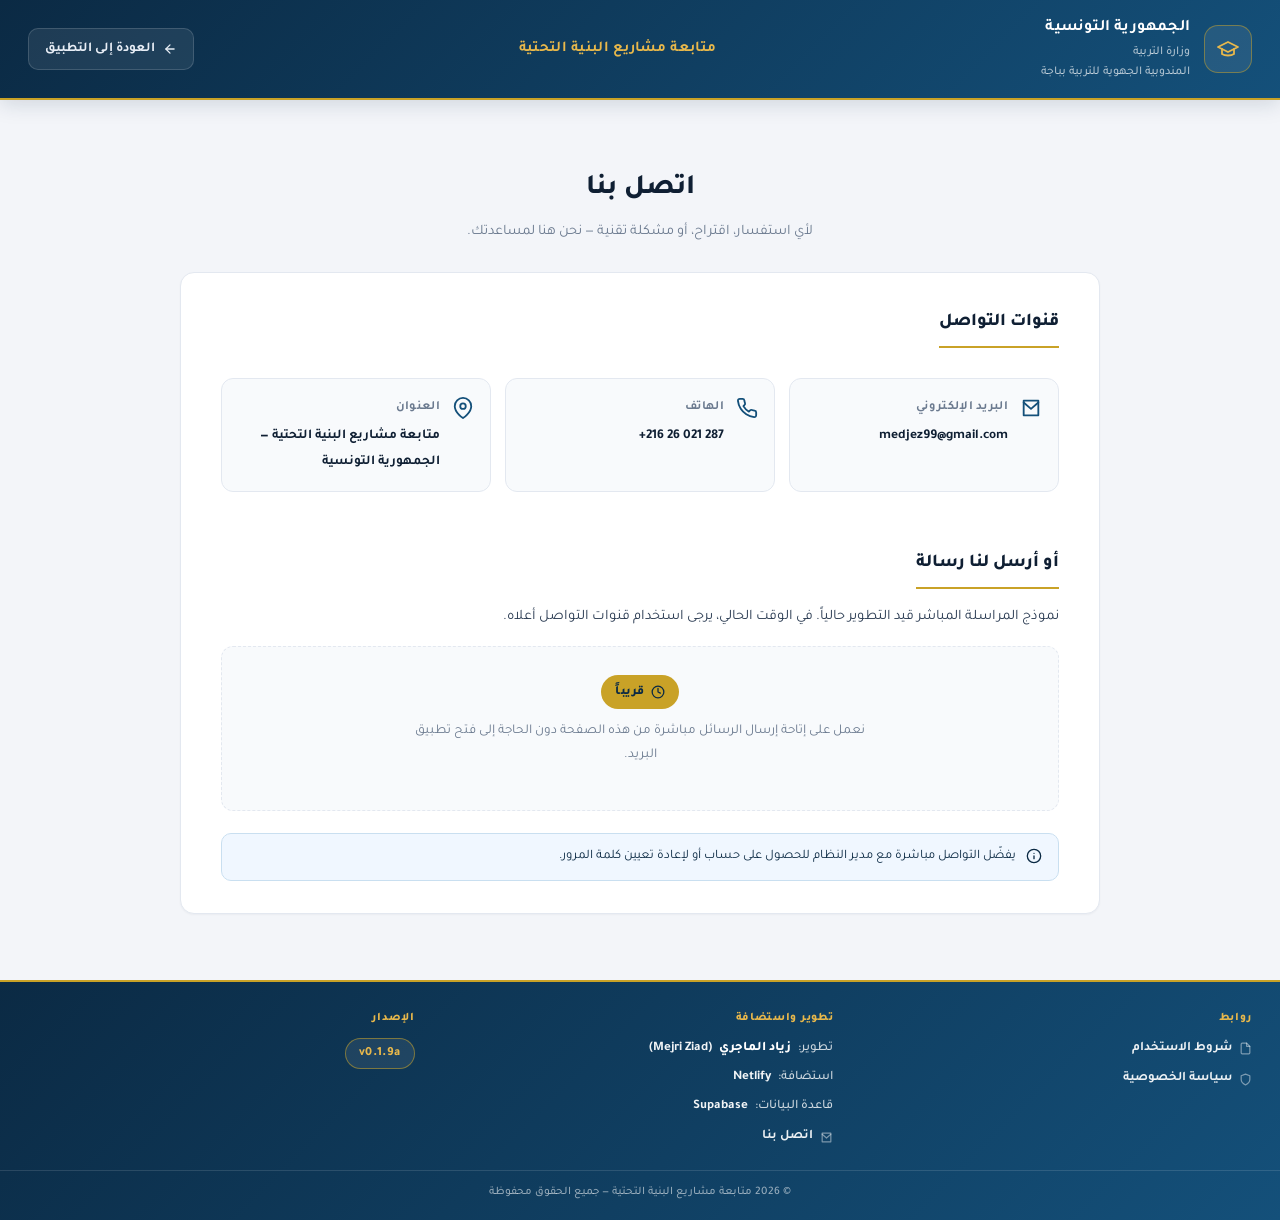
<file: contact.html>
<!DOCTYPE html>
<html lang="ar" dir="rtl">
	<head>
		<meta charset="UTF-8">
		<meta name="viewport" content="width=device-width, initial-scale=1">
		<title>اتصل بنا — متابعة مشاريع البنية التحتية</title>
		<link rel="preconnect" href="https://fonts.googleapis.com">
		<link rel="preconnect" href="https://fonts.gstatic.com" crossorigin>
		<link href="https://fonts.googleapis.com/css2?family=Tajawal:wght@400;500;700;800&display=swap" rel="stylesheet">
		<link rel="stylesheet" href="main.css">
		<link rel="icon" type="image/png" sizes="192x192" href="assets/icons/icon-192.png">
		<meta name="theme-color" content="#0B2A44">
		<meta name="robots" content="noindex, nofollow">
		<meta name="description" content="اتصل بنا — بوابة إدارة المشاريع والمسؤولين، متابعة مشاريع البنية التحتية">
		<style>
			.legal-wrap{max-width:920px;margin:0 auto;padding:24px 0}
			.page-hero{text-align:center;padding:20px 0 26px}
			.page-hero h1{font-size:28px;font-weight:800;color:var(--ink);margin-bottom:8px}
			.page-hero p{color:var(--muted);font-size:14.5px;max-width:640px;margin:0 auto;line-height:1.85}
			.legal-content{padding:32px 40px;line-height:1.95;font-size:14.5px;color:var(--ink-2)}
			.legal-content h2{font-size:18px;font-weight:800;color:var(--ink);margin:26px 0 14px;padding-bottom:6px;border-bottom:2px solid var(--gold);display:inline-block}
			.legal-content h2:first-of-type{margin-top:0}
			.legal-content p{margin:0 0 14px}
			.legal-content strong{color:var(--ink);font-weight:700}
			
			.contact-grid{display:grid;grid-template-columns:repeat(auto-fit,minmax(240px,1fr));gap:14px;margin:16px 0 28px}
			.contact-item{display:flex;align-items:flex-start;gap:12px;padding:16px;background:#F8FAFC;border:1px solid var(--line);border-radius:12px;text-decoration:none;color:inherit;transition:all .15s ease}
			.contact-item:hover{background:#fff;border-color:var(--primary-2);box-shadow:0 4px 12px rgba(20,80,122,.1);transform:translateY(-1px)}
			.contact-item svg{flex-shrink:0;color:var(--primary-2);margin-top:2px}
			.contact-item div{display:flex;flex-direction:column;gap:3px;min-width:0}
			.contact-item strong{font-size:12.5px;color:var(--muted);font-weight:700;letter-spacing:.3px}
			.contact-item span{font-size:13.5px;color:var(--ink);word-break:break-word;font-weight:600}
			
			.contact-form{margin-top:8px;display:flex;flex-direction:column;gap:16px}
			.contact-form .form-grid{display:grid;grid-template-columns:1fr 1fr;gap:16px}
			@media(max-width:600px){.contact-form .form-grid{grid-template-columns:1fr}}
			.contact-form .field.full{grid-column:1/-1}
			.contact-form .btn{align-self:flex-start;margin-top:4px}
			
			.contact-note{background:#F0F7FF;border:1px solid #C9DFF0;border-radius:10px;padding:12px 16px;margin-top:22px;font-size:13px;color:var(--primary);display:flex;gap:10px;align-items:flex-start;line-height:1.7}
			.contact-note svg{flex-shrink:0;margin-top:2px}
			/* ── Contact form — coming soon ── */
.contact-coming-soon{
  display:flex;
  flex-direction:column;
  align-items:center;
  gap:10px;
  padding:28px 24px;
  margin-top:8px;
  background:#F8FAFC;
  border:1.5px dashed var(--line);
  border-radius:12px;
  text-align:center;
}
.coming-soon-badge{
  display:inline-flex;
  align-items:center;
  gap:6px;
  padding:5px 14px;
  background:var(--gold);
  color:#0B2A44;
  font-size:12.5px;
  font-weight:800;
  letter-spacing:.3px;
  border-radius:999px;
}
.coming-soon-text{
  margin:0;
  font-size:13.5px;
  color:var(--muted);
  line-height:1.8;
  max-width:460px;
}
			@media(max-width:640px){
			.legal-wrap{padding:14px 0}
			.legal-content{padding:22px 20px;font-size:14px}
			.page-hero{padding:12px 0 20px}
			.page-hero h1{font-size:22px}
			.page-hero p{font-size:13.5px}
			.legal-content h2{font-size:16px}
			}
		</style>
	</head>
	<body>
		
		<header class="topbar">
			<div class="topbar-inner">
				<div class="brand">
					<div class="brand-mark">
						<svg width="24" height="24" viewBox="0 0 24 24" fill="none" stroke="currentColor" stroke-width="1.8" stroke-linecap="round" stroke-linejoin="round">
							<path d="M22 10L12 5 2 10l10 5 10-5z"/>
							<path d="M6 12v5c3 2 9 2 12 0v-5"/>
						</svg>
					</div>
					<div class="brand-text">
						<h1>الجمهورية التونسية</h1>
						<p>وزارة التربية</p>
						<p>المندوبية الجهوية للتربية بباجة</p>
					</div>
				</div>
				
				<div class="topbar-title">
					<h2>متابعة مشاريع البنية التحتية</h2>
				</div>
				<div class="topbar-actions">
					<a class="btn btn-light" href="index.html">
						<svg width="14" height="14" viewBox="0 0 24 24" fill="none" stroke="currentColor" stroke-width="2.2" stroke-linecap="round" stroke-linejoin="round"><line x1="19" y1="12" x2="5" y2="12"/><polyline points="12 19 5 12 12 5"/></svg>
						العودة إلى التطبيق
					</a>
				</div>
			</div>
		</header>
		
		<main>
			<div class="legal-wrap">
				<div class="page-hero">
					<h1>اتصل بنا</h1>
					<p>لأي استفسار، اقتراح، أو مشكلة تقنية — نحن هنا لمساعدتك.</p>
				</div>
				
				<div class="card legal-content">
					
					<h2>قنوات التواصل</h2>
					<div class="contact-grid">
						<a href="mailto:contact@ministry.gov" class="contact-item">
							<svg width="22" height="22" viewBox="0 0 24 24" fill="none" stroke="currentColor" stroke-width="2" stroke-linecap="round" stroke-linejoin="round">
								<path d="M4 4h16v16H4z"/><polyline points="4 6 12 13 20 6"/>
							</svg>
							<div>
								<strong>البريد الإلكتروني</strong>
								<span dir="ltr">medjez99@gmail.com</span>
							</div>
						</a>
						
						<a href="tel:+212500000000" class="contact-item">
							<svg width="22" height="22" viewBox="0 0 24 24" fill="none" stroke="currentColor" stroke-width="2" stroke-linecap="round" stroke-linejoin="round">
								<path d="M22 16.92v3a2 2 0 01-2.18 2 19.79 19.79 0 01-8.63-3.07 19.5 19.5 0 01-6-6 19.79 19.79 0 01-3.07-8.67A2 2 0 014.11 2h3a2 2 0 012 1.72 12.84 12.84 0 00.7 2.81 2 2 0 01-.45 2.11L8.09 9.91a16 16 0 006 6l1.27-1.27a2 2 0 012.11-.45 12.84 12.84 0 002.81.7A2 2 0 0122 16.92z"/>
							</svg>
							<div>
								<strong>الهاتف</strong>
								<span dir="ltr">+216 26 021 287</span>
							</div>
						</a>
						
						<div class="contact-item">
							<svg width="22" height="22" viewBox="0 0 24 24" fill="none" stroke="currentColor" stroke-width="2" stroke-linecap="round" stroke-linejoin="round">
								<path d="M21 10c0 7-9 13-9 13s-9-6-9-13a9 9 0 0118 0z"/><circle cx="12" cy="10" r="3"/>
							</svg>
							<div>
								<strong>العنوان</strong>
								<span>متابعة مشاريع البنية التحتية — الجمهورية التونسية</span>
							</div>
						</div>
					</div>
					
					<!-- <h2>أو أرسل لنا رسالة</h2>
						<p>املأ النموذج أدناه وسيُفتح تطبيق البريد الإلكتروني لديك مع الرسالة جاهزة للإرسال.</p>
						
						<form class="contact-form" id="contactForm">
						<div class="form-grid">
						<div class="field">
						<label for="cName">الاسم الكامل <span class="req">*</span></label>
						<input type="text" id="cName" required maxlength="80" placeholder="اسمك الكامل" autocomplete="name">
						</div>
						<div class="field">
						<label for="cEmail">البريد الإلكتروني <span class="req">*</span></label>
						<input type="email" id="cEmail" required maxlength="120" placeholder="name@ministry.gov" dir="ltr" autocomplete="email">
						</div>
						<div class="field full">
						<label for="cSubject">الموضوع <span class="req">*</span></label>
						<input type="text" id="cSubject" required maxlength="140" placeholder="مثال: مشكلة تقنية / اقتراح / استفسار">
						</div>
						<div class="field full">
						<label for="cMessage">الرسالة <span class="req">*</span></label>
						<textarea id="cMessage" rows="6" required maxlength="2000" placeholder="اكتب رسالتك هنا…"></textarea>
						</div>
						</div>
						<button type="submit" class="btn btn-primary">
						<svg width="15" height="15" viewBox="0 0 24 24" fill="none" stroke="currentColor" stroke-width="2.2" stroke-linecap="round" stroke-linejoin="round">
						<line x1="22" y1="2" x2="11" y2="13"/>
						<polygon points="22 2 15 22 11 13 2 9 22 2"/>
						</svg>
						إرسال الرسالة
						</button>
					</form> -->
					<h2>أو أرسل لنا رسالة</h2>
					<p>نموذج المراسلة المباشر قيد التطوير حالياً. في الوقت الحالي، يرجى استخدام قنوات التواصل أعلاه.</p>
					
					<div class="contact-coming-soon">
						<div class="coming-soon-badge">
							<svg width="14" height="14" viewBox="0 0 24 24" fill="none" stroke="currentColor" stroke-width="2.2" stroke-linecap="round" stroke-linejoin="round">
								<circle cx="12" cy="12" r="10"/><polyline points="12 6 12 12 16 14"/>
							</svg>
							قريباً
						</div>
						<p class="coming-soon-text">
							نعمل على إتاحة إرسال الرسائل مباشرة من هذه الصفحة دون الحاجة إلى فتح تطبيق البريد.
						</p>
					</div>
					<div class="contact-note">
						<svg width="16" height="16" viewBox="0 0 24 24" fill="none" stroke="currentColor" stroke-width="2" stroke-linecap="round" stroke-linejoin="round">
							<circle cx="12" cy="12" r="10"/><line x1="12" y1="16" x2="12" y2="12"/><line x1="12" y1="8" x2="12.01" y2="8"/>
						</svg>
						<span>يفضّل التواصل مباشرة مع مدير النظام للحصول على حساب أو لإعادة تعيين كلمة المرور.</span>
					</div>
					
				</div>
			</div>
		</main>
		
		<footer class="site-footer">
			<div class="footer-inner">
				<div class="footer-col">
					<h3 class="footer-heading">روابط</h3>
					<ul class="footer-links">
						<li><svg width="13" height="13" viewBox="0 0 24 24" fill="none" stroke="currentColor" stroke-width="2.2" stroke-linecap="round" stroke-linejoin="round"><path d="M14 2H6a2 2 0 00-2 2v16a2 2 0 002 2h12a2 2 0 002-2V8z"/><polyline points="14 2 14 8 20 8"/></svg><a href="terms.html">شروط الاستخدام</a></li>
						<li><svg width="13" height="13" viewBox="0 0 24 24" fill="none" stroke="currentColor" stroke-width="2.2" stroke-linecap="round" stroke-linejoin="round"><path d="M12 22s8-4 8-10V5l-8-3-8 3v7c0 6 8 10 8 10z"/></svg><a href="privacy.html">سياسة الخصوصية</a></li>
					</ul>
				</div>
				<div class="footer-col">
					<h3 class="footer-heading">تطوير واستضافة</h3>
					<ul class="footer-links">
						<li>تطوير: <strong>زياد الماجري</strong> <span class="ltr">(Mejri Ziad)</span></li>
						<li>استضافة: <span class="ltr">Netlify</span></li>
						<li>قاعدة البيانات: <span class="ltr">Supabase</span></li>
						<li><svg width="13" height="13" viewBox="0 0 24 24" fill="none" stroke="currentColor" stroke-width="2.2" stroke-linecap="round" stroke-linejoin="round"><path d="M4 4h16v16H4z"/><polyline points="4 6 12 13 20 6"/></svg><a href="contact.html">اتصل بنا</a></li>
					</ul>
				</div>
				<div class="footer-col">
					<h3 class="footer-heading">الإصدار</h3>
					<span class="version-badge" dir="ltr">v0.1.9a</span>
				</div>
			</div>
			<div class="footer-bottom">
				© <span id="footerYear">2026</span> متابعة مشاريع البنية التحتية — جميع الحقوق محفوظة
			</div>
		</footer>
		
		<script>
			// Année dynamique du footer
			const y = document.getElementById('footerYear');
			if (y) y.textContent = new Date().getFullYear();
			
			// Formulaire de contact — désactivé (remplacé par un badge « قريباً »)
			// Le formulaire mailto: a été retiré car :
			//   · il n'envoyait rien (ouvrait juste le client mail local),
			//   · il ne fonctionnait pas sur PWA iOS / machines sans client mail,
			//   · il affichait un faux « ✓ » de succès dans tous les cas.
			// La version serveur (Supabase Edge Function + Resend) arrive prochainement.
			// Formulaire de contact → mailto:
			// const form = document.getElementById('contactForm');
			// form.addEventListener('submit', e => {
			// 	e.preventDefault();
			// 	const name    = document.getElementById('cName').value.trim();
			// 	const email   = document.getElementById('cEmail').value.trim();
			// 	const subject = document.getElementById('cSubject').value.trim();
			// 	const message = document.getElementById('cMessage').value.trim();
			// 	
			// 	if (!name || !email || !subject || !message) {
			// 		alert('يرجى ملء جميع الحقول المطلوبة.');
			// 		return;
			// 	}
			// 	
			// 	const body = `الاسم: ${name}\r\nالبريد الإلكتروني: ${email}\r\n\r\n${message}`;
			// 	const mailto = `mailto:contact@ministry.gov?subject=${encodeURIComponent(subject)}&body=${encodeURIComponent(body)}`;
			// 	window.location.href = mailto;
			// 	
			// 	// Feedback visuel
			// 	const btn = form.querySelector('button[type="submit"]');
			// 	const original = btn.innerHTML;
			// 	btn.disabled = true;
			// 	btn.innerHTML = '✓ تم فتح تطبيق البريد الإلكتروني';
			// 	setTimeout(() => { btn.disabled = false; btn.innerHTML = original; }, 3200);
			// });
		</script>
	</body>
</html>
</file>
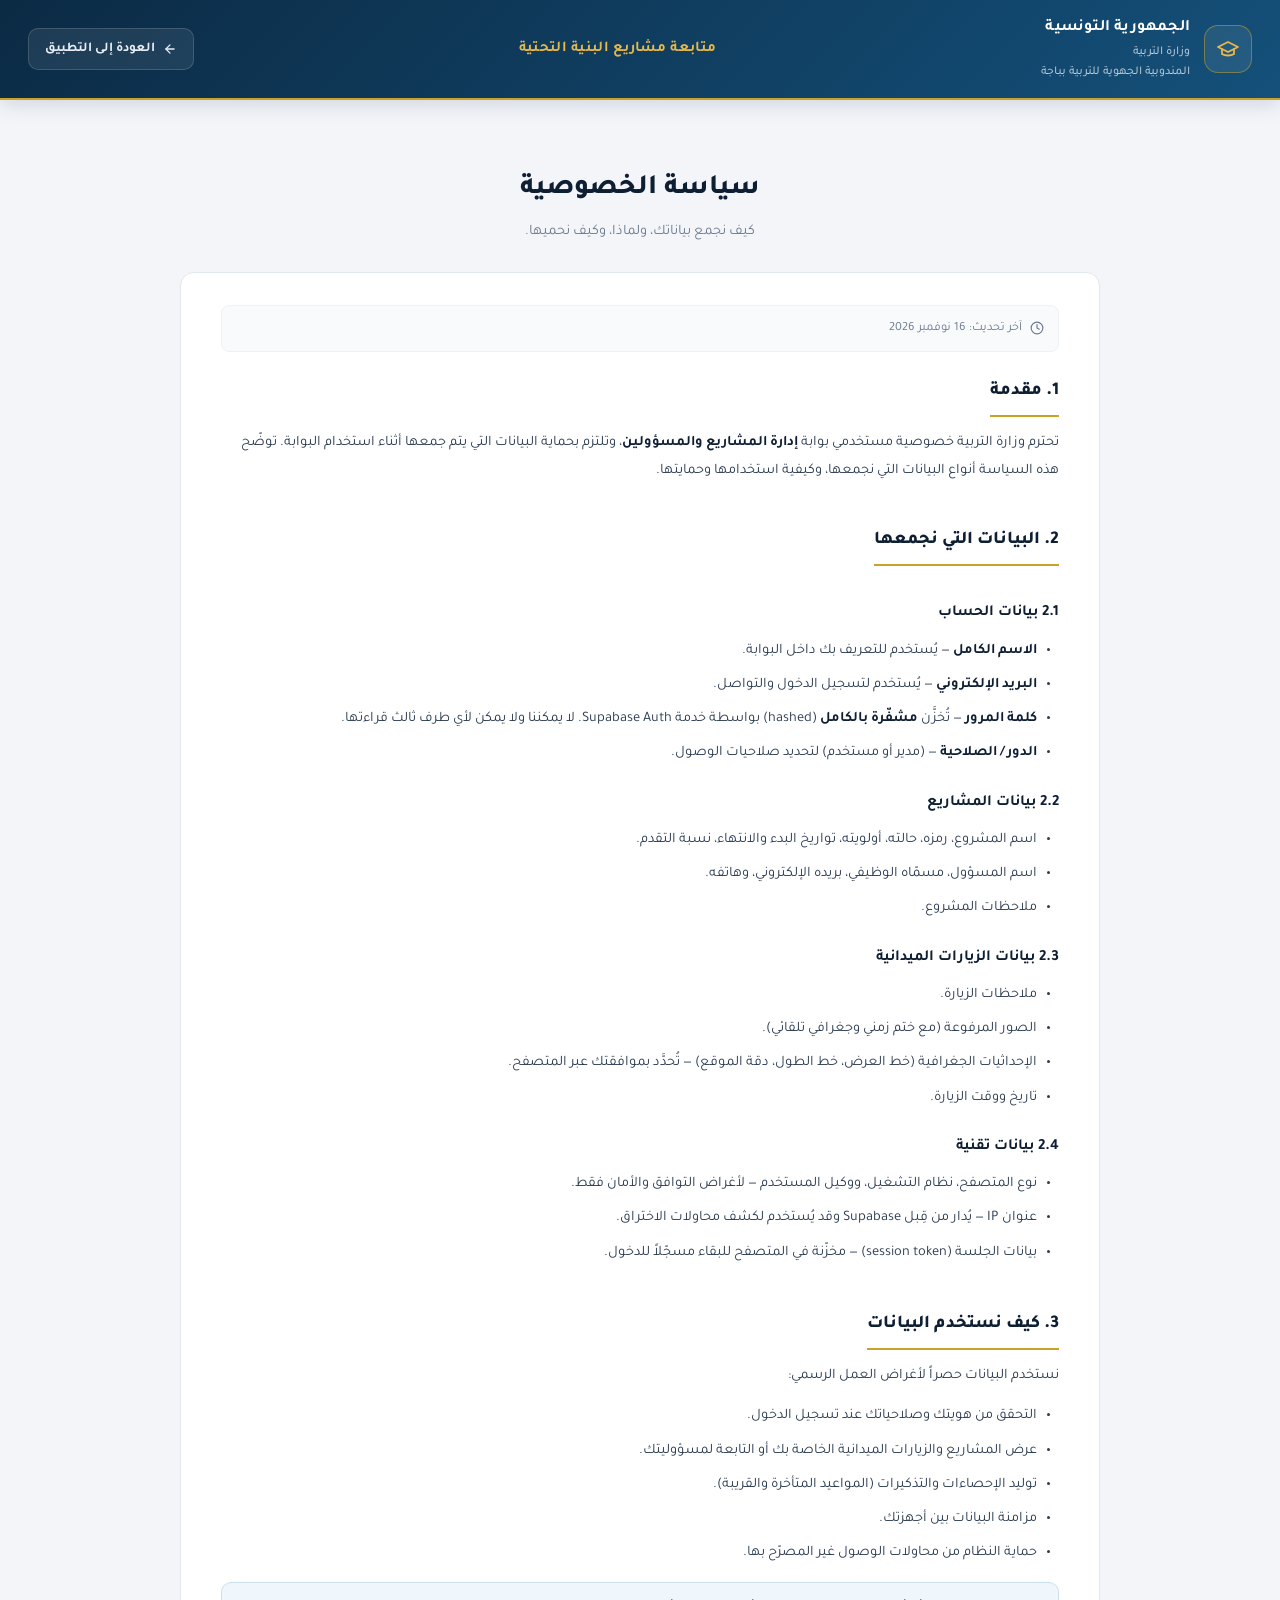
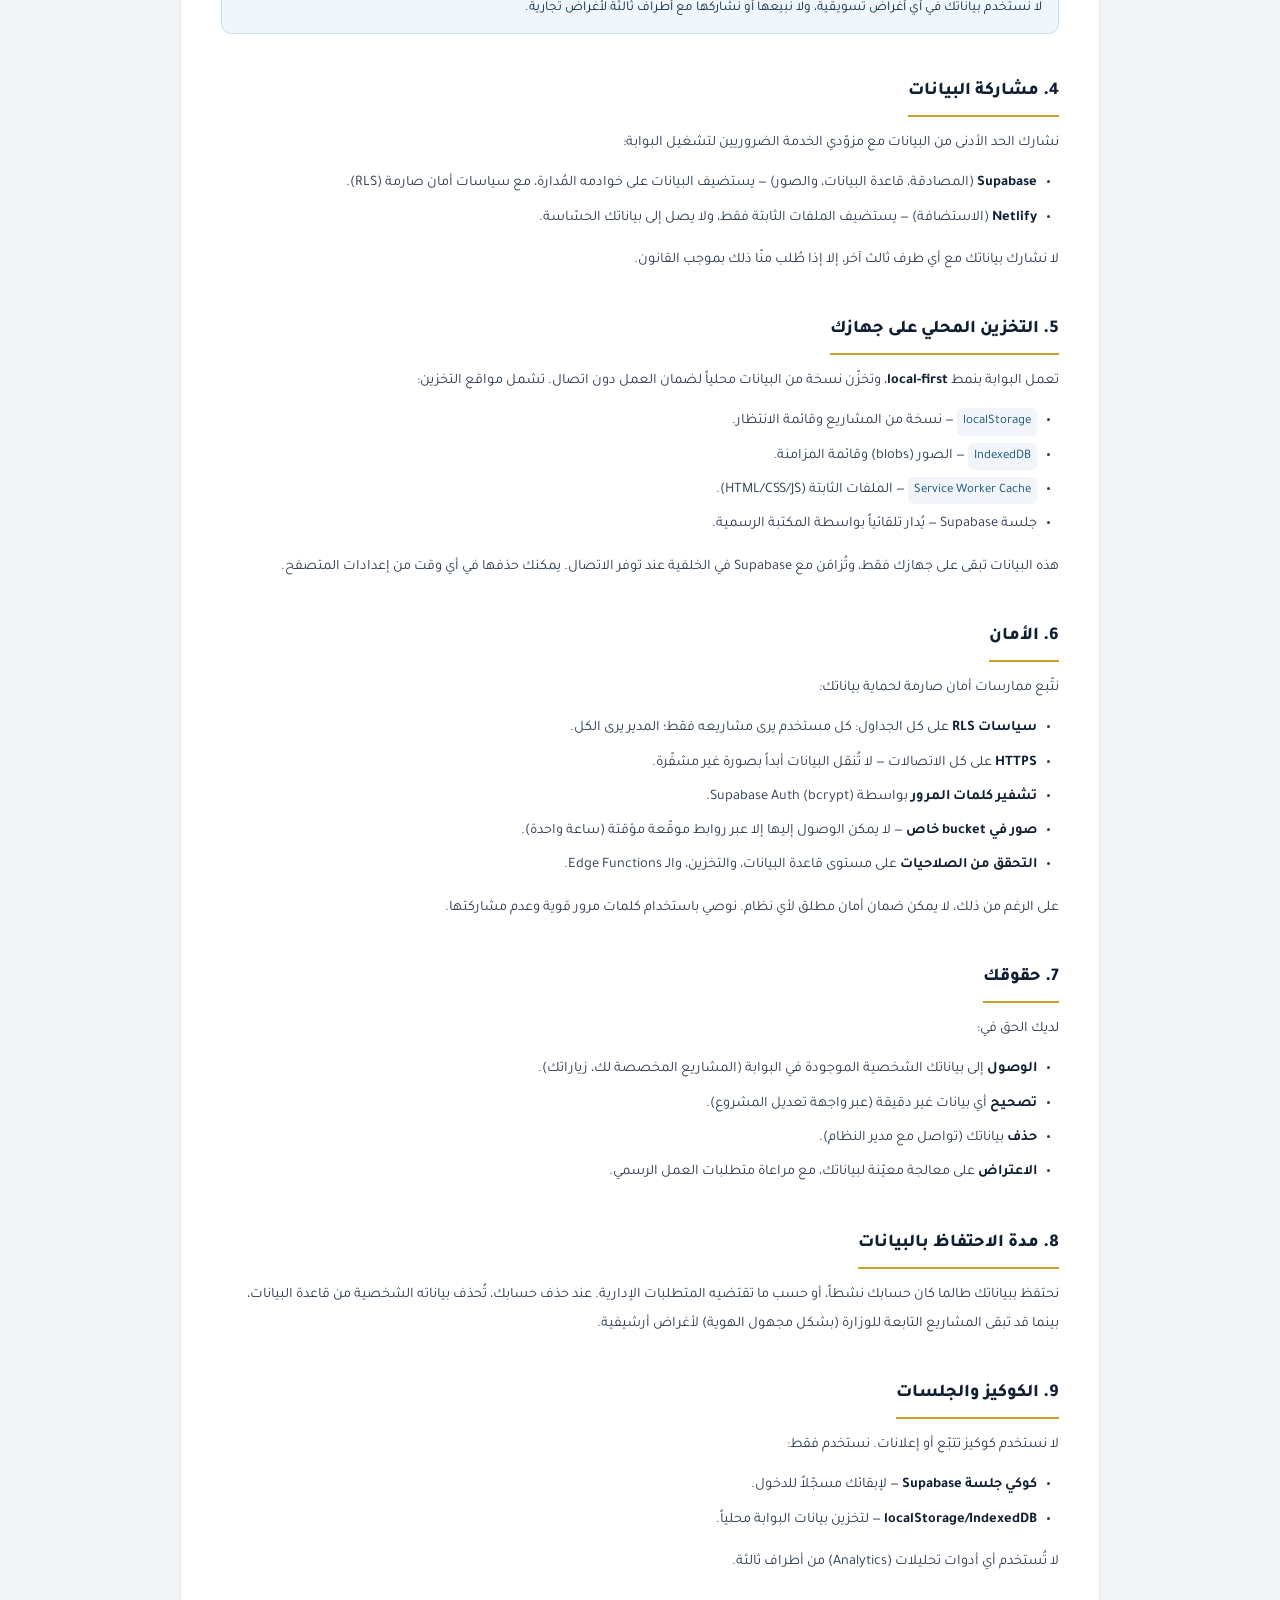
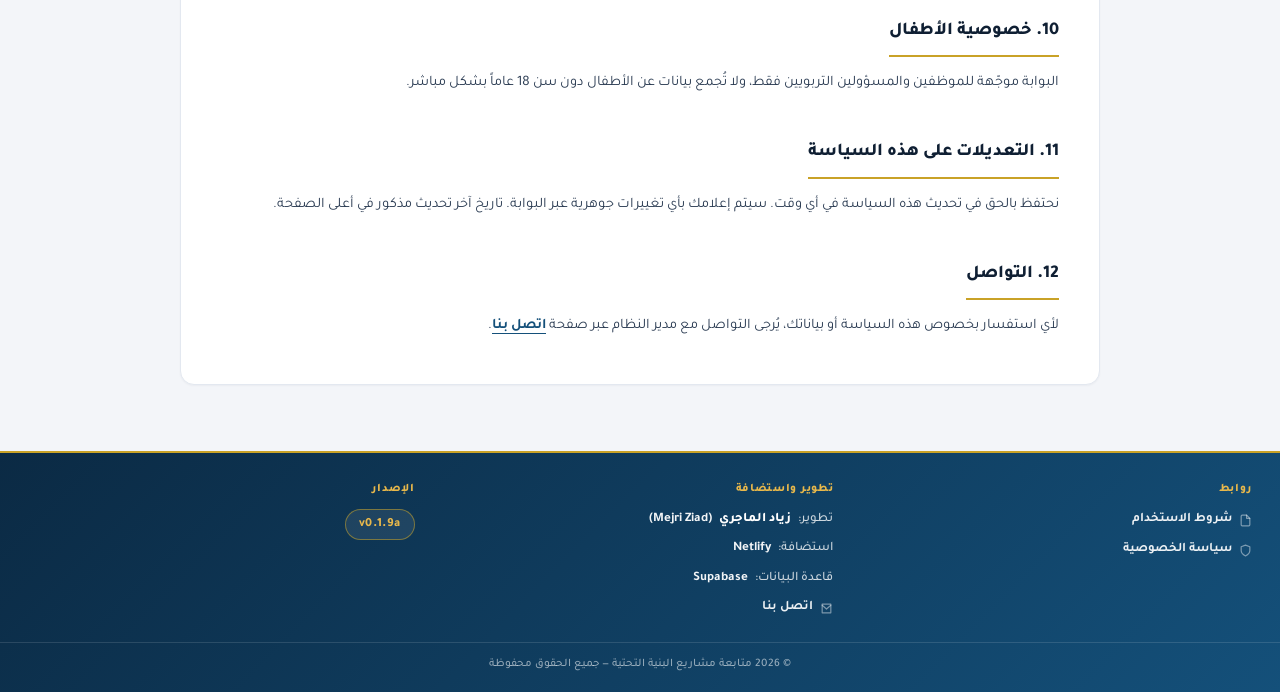
<file: privacy.html>
<!DOCTYPE html>
<html lang="ar" dir="rtl">
	<head>
		<meta charset="UTF-8">
		<meta name="viewport" content="width=device-width, initial-scale=1">
		<title>سياسة الخصوصية — متابعة مشاريع البنية التحتية</title>
		<link rel="preconnect" href="https://fonts.googleapis.com">
		<link rel="preconnect" href="https://fonts.gstatic.com" crossorigin>
		<link href="https://fonts.googleapis.com/css2?family=Tajawal:wght@400;500;700;800&display=swap" rel="stylesheet">
		<link rel="stylesheet" href="main.css">
		<link rel="icon" type="image/png" sizes="192x192" href="assets/icons/icon-192.png">
		<meta name="theme-color" content="#0B2A44">
		<meta name="robots" content="noindex, nofollow">
		<meta name="description" content="سياسة الخصوصية لبوابة إدارة المشاريع والمسؤولين — متابعة مشاريع البنية التحتية">
		<style>
			.legal-wrap{max-width:920px;margin:0 auto;padding:24px 0}
			.page-hero{text-align:center;padding:20px 0 26px}
			.page-hero h1{font-size:28px;font-weight:800;color:var(--ink);margin-bottom:8px}
			.page-hero p{color:var(--muted);font-size:14.5px;max-width:640px;margin:0 auto;line-height:1.85}
			.legal-content{padding:32px 40px;line-height:1.95;font-size:14.5px;color:var(--ink-2)}
			.legal-content h2{font-size:18px;font-weight:800;color:var(--ink);margin:26px 0 12px;padding-bottom:6px;border-bottom:2px solid var(--gold);display:inline-block}
			.legal-content h2:first-of-type{margin-top:0}
			.legal-content h3{font-size:15.5px;font-weight:700;color:var(--ink);margin:20px 0 8px}
			.legal-content p{margin:0 0 12px}
			.legal-content ul,.legal-content ol{margin:0 0 14px;padding-inline-start:22px}
			.legal-content li{margin-bottom:6px}
			.legal-content a{color:var(--primary-2);text-decoration:none;font-weight:600;border-bottom:1px solid currentColor}
			.legal-content a:hover{color:var(--primary)}
			.legal-content strong{color:var(--ink);font-weight:700}
			.legal-content code{background:#F1F5F9;border-radius:5px;padding:1px 6px;font-family:inherit;font-size:13px;color:var(--primary-2);direction:ltr;display:inline-block}
			.legal-content .meta{font-size:12.5px;color:var(--muted);margin-bottom:22px;padding:10px 14px;background:#F8FAFC;border-radius:8px;border:1px solid var(--line-2);display:flex;align-items:center;gap:8px}
			.legal-content .meta svg{flex-shrink:0;color:var(--muted)}
			.legal-content .note{background:#EFF6FC;border:1px solid #C9DFF0;border-radius:10px;padding:12px 16px;margin:14px 0;font-size:13.5px;color:var(--primary)}
			@media(max-width:640px){
			.legal-wrap{padding:14px 0}
			.legal-content{padding:22px 20px;font-size:14px}
			.page-hero{padding:12px 0 20px}
			.page-hero h1{font-size:22px}
			.page-hero p{font-size:13.5px}
			.legal-content h2{font-size:16px}
			.legal-content h3{font-size:14.5px}
			}
		</style>
	</head>
	<body>
		
		<header class="topbar">
			<div class="topbar-inner">
				<div class="brand">
					<div class="brand-mark">
						<svg width="24" height="24" viewBox="0 0 24 24" fill="none" stroke="currentColor" stroke-width="1.8" stroke-linecap="round" stroke-linejoin="round">
							<path d="M22 10L12 5 2 10l10 5 10-5z"/>
							<path d="M6 12v5c3 2 9 2 12 0v-5"/>
						</svg>
					</div>
					<div class="brand-text">
						<h1>الجمهورية التونسية</h1>
						<p>وزارة التربية</p>
						<p>المندوبية الجهوية للتربية بباجة</p>
					</div>
					
				</div>
				<div class="topbar-title">
					<h2>متابعة مشاريع البنية التحتية</h2>
				</div>
				<div class="topbar-actions">
					<a class="btn btn-light" href="index.html">
						<svg width="14" height="14" viewBox="0 0 24 24" fill="none" stroke="currentColor" stroke-width="2.2" stroke-linecap="round" stroke-linejoin="round"><line x1="19" y1="12" x2="5" y2="12"/><polyline points="12 19 5 12 12 5"/></svg>
						العودة إلى التطبيق
					</a>
				</div>
			</div>
		</header>
		
		<main>
			<div class="legal-wrap">
				<div class="page-hero">
					<h1>سياسة الخصوصية</h1>
					<p>كيف نجمع بياناتك، ولماذا، وكيف نحميها.</p>
				</div>
				
				<div class="card legal-content">
					<div class="meta">
						<svg width="14" height="14" viewBox="0 0 24 24" fill="none" stroke="currentColor" stroke-width="2" stroke-linecap="round" stroke-linejoin="round"><circle cx="12" cy="12" r="10"/><polyline points="12 6 12 12 16 14"/></svg>
						آخر تحديث: 16 نوفمبر 2026
					</div>
					
					<h2>1. مقدمة</h2>
					<p>تحترم وزارة التربية خصوصية مستخدمي بوابة <strong>إدارة المشاريع والمسؤولين</strong>، وتلتزم بحماية البيانات التي يتم جمعها أثناء استخدام البوابة. توضّح هذه السياسة أنواع البيانات التي نجمعها، وكيفية استخدامها وحمايتها.</p>
					
					<h2>2. البيانات التي نجمعها</h2>
					
					<h3>2.1 بيانات الحساب</h3>
					<ul>
						<li><strong>الاسم الكامل</strong> — يُستخدم للتعريف بك داخل البوابة.</li>
						<li><strong>البريد الإلكتروني</strong> — يُستخدم لتسجيل الدخول والتواصل.</li>
						<li><strong>كلمة المرور</strong> — تُخزَّن <strong>مشفّرة بالكامل</strong> (hashed) بواسطة خدمة Supabase Auth. لا يمكننا ولا يمكن لأي طرف ثالث قراءتها.</li>
						<li><strong>الدور / الصلاحية</strong> — (مدير أو مستخدم) لتحديد صلاحيات الوصول.</li>
					</ul>
					
					<h3>2.2 بيانات المشاريع</h3>
					<ul>
						<li>اسم المشروع، رمزه، حالته، أولويته، تواريخ البدء والانتهاء، نسبة التقدم.</li>
						<li>اسم المسؤول، مسمّاه الوظيفي، بريده الإلكتروني، وهاتفه.</li>
						<li>ملاحظات المشروع.</li>
					</ul>
					
					<h3>2.3 بيانات الزيارات الميدانية</h3>
					<ul>
						<li>ملاحظات الزيارة.</li>
						<li>الصور المرفوعة (مع ختم زمني وجغرافي تلقائي).</li>
						<li>الإحداثيات الجغرافية (خط العرض، خط الطول، دقة الموقع) — تُحدَّد بموافقتك عبر المتصفح.</li>
						<li>تاريخ ووقت الزيارة.</li>
					</ul>
					
					<h3>2.4 بيانات تقنية</h3>
					<ul>
						<li>نوع المتصفح، نظام التشغيل، ووكيل المستخدم — لأغراض التوافق والأمان فقط.</li>
						<li>عنوان IP — يُدار من قِبل Supabase وقد يُستخدم لكشف محاولات الاختراق.</li>
						<li>بيانات الجلسة (session token) — مخزّنة في المتصفح للبقاء مسجّلاً للدخول.</li>
					</ul>
					
					<h2>3. كيف نستخدم البيانات</h2>
					<p>نستخدم البيانات حصراً لأغراض العمل الرسمي:</p>
					<ul>
						<li>التحقق من هويتك وصلاحياتك عند تسجيل الدخول.</li>
						<li>عرض المشاريع والزيارات الميدانية الخاصة بك أو التابعة لمسؤوليتك.</li>
						<li>توليد الإحصاءات والتذكيرات (المواعيد المتأخرة والقريبة).</li>
						<li>مزامنة البيانات بين أجهزتك.</li>
						<li>حماية النظام من محاولات الوصول غير المصرّح بها.</li>
					</ul>
					<div class="note">لا نستخدم بياناتك في أي أغراض تسويقية، ولا نبيعها أو نشاركها مع أطراف ثالثة لأغراض تجارية.</div>
					
					<h2>4. مشاركة البيانات</h2>
					<p>نشارك الحد الأدنى من البيانات مع مزوّدي الخدمة الضروريين لتشغيل البوابة:</p>
					<ul>
						<li><strong>Supabase</strong> (المصادقة، قاعدة البيانات، والصور) — يستضيف البيانات على خوادمه المُدارة، مع سياسات أمان صارمة (RLS).</li>
						<li><strong>Netlify</strong> (الاستضافة) — يستضيف الملفات الثابتة فقط، ولا يصل إلى بياناتك الحسّاسة.</li>
					</ul>
					<p>لا نشارك بياناتك مع أي طرف ثالث آخر، إلا إذا طُلب منّا ذلك بموجب القانون.</p>
					
					<h2>5. التخزين المحلي على جهازك</h2>
					<p>تعمل البوابة بنمط <strong>local-first</strong>، وتخزّن نسخة من البيانات محلياً لضمان العمل دون اتصال. تشمل مواقع التخزين:</p>
					<ul>
						<li><code>localStorage</code> — نسخة من المشاريع وقائمة الانتظار.</li>
						<li><code>IndexedDB</code> — الصور (blobs) وقائمة المزامنة.</li>
						<li><code>Service Worker Cache</code> — الملفات الثابتة (HTML/CSS/JS).</li>
						<li>جلسة Supabase — يُدار تلقائياً بواسطة المكتبة الرسمية.</li>
					</ul>
					<p>هذه البيانات تبقى على جهازك فقط، وتُزامَن مع Supabase في الخلفية عند توفر الاتصال. يمكنك حذفها في أي وقت من إعدادات المتصفح.</p>
					
					<h2>6. الأمان</h2>
					<p>نتّبع ممارسات أمان صارمة لحماية بياناتك:</p>
					<ul>
						<li><strong>سياسات RLS</strong> على كل الجداول: كل مستخدم يرى مشاريعه فقط؛ المدير يرى الكل.</li>
						<li><strong>HTTPS</strong> على كل الاتصالات — لا تُنقل البيانات أبداً بصورة غير مشفّرة.</li>
						<li><strong>تشفير كلمات المرور</strong> بواسطة Supabase Auth (bcrypt).</li>
						<li><strong>صور في bucket خاص</strong> — لا يمكن الوصول إليها إلا عبر روابط موقّعة مؤقتة (ساعة واحدة).</li>
						<li><strong>التحقق من الصلاحيات</strong> على مستوى قاعدة البيانات، والتخزين، والـ Edge Functions.</li>
					</ul>
					<p>على الرغم من ذلك، لا يمكن ضمان أمان مطلق لأي نظام. نوصي باستخدام كلمات مرور قوية وعدم مشاركتها.</p>
					
					<h2>7. حقوقك</h2>
					<p>لديك الحق في:</p>
					<ul>
						<li><strong>الوصول</strong> إلى بياناتك الشخصية الموجودة في البوابة (المشاريع المخصصة لك، زياراتك).</li>
						<li><strong>تصحيح</strong> أي بيانات غير دقيقة (عبر واجهة تعديل المشروع).</li>
						<li><strong>حذف</strong> بياناتك (تواصل مع مدير النظام).</li>
						<li><strong>الاعتراض</strong> على معالجة معيّنة لبياناتك، مع مراعاة متطلبات العمل الرسمي.</li>
					</ul>
					
					<h2>8. مدة الاحتفاظ بالبيانات</h2>
					<p>نحتفظ ببياناتك طالما كان حسابك نشطاً، أو حسب ما تقتضيه المتطلبات الإدارية. عند حذف حسابك، تُحذف بياناته الشخصية من قاعدة البيانات، بينما قد تبقى المشاريع التابعة للوزارة (بشكل مجهول الهوية) لأغراض أرشيفية.</p>
					
					<h2>9. الكوكيز والجلسات</h2>
					<p>لا نستخدم كوكيز تتبّع أو إعلانات. نستخدم فقط:</p>
					<ul>
						<li><strong>كوكي جلسة Supabase</strong> — لإبقائك مسجّلاً للدخول.</li>
						<li><strong>localStorage/IndexedDB</strong> — لتخزين بيانات البوابة محلياً.</li>
					</ul>
					<p>لا تُستخدم أي أدوات تحليلات (Analytics) من أطراف ثالثة.</p>
					
					<h2>10. خصوصية الأطفال</h2>
					<p>البوابة موجّهة للموظفين والمسؤولين التربويين فقط، ولا تُجمع بيانات عن الأطفال دون سن 18 عاماً بشكل مباشر.</p>
					
					<h2>11. التعديلات على هذه السياسة</h2>
					<p>نحتفظ بالحق في تحديث هذه السياسة في أي وقت. سيتم إعلامك بأي تغييرات جوهرية عبر البوابة. تاريخ آخر تحديث مذكور في أعلى الصفحة.</p>
					
					<h2>12. التواصل</h2>
					<p>لأي استفسار بخصوص هذه السياسة أو بياناتك، يُرجى التواصل مع مدير النظام عبر صفحة <a href="contact.html">اتصل بنا</a>.</p>
				</div>
			</div>
		</main>
		
		<footer class="site-footer">
			<div class="footer-inner">
				<div class="footer-col">
					<h3 class="footer-heading">روابط</h3>
					<ul class="footer-links">
						<li><svg width="13" height="13" viewBox="0 0 24 24" fill="none" stroke="currentColor" stroke-width="2.2" stroke-linecap="round" stroke-linejoin="round"><path d="M14 2H6a2 2 0 00-2 2v16a2 2 0 002 2h12a2 2 0 002-2V8z"/><polyline points="14 2 14 8 20 8"/></svg><a href="terms.html">شروط الاستخدام</a></li>
						<li><svg width="13" height="13" viewBox="0 0 24 24" fill="none" stroke="currentColor" stroke-width="2.2" stroke-linecap="round" stroke-linejoin="round"><path d="M12 22s8-4 8-10V5l-8-3-8 3v7c0 6 8 10 8 10z"/></svg><a href="privacy.html">سياسة الخصوصية</a></li>
					</ul>
				</div>
				<div class="footer-col">
					<h3 class="footer-heading">تطوير واستضافة</h3>
					<ul class="footer-links">
						<li>تطوير: <strong>زياد الماجري</strong> <span class="ltr">(Mejri Ziad)</span></li>
						<li>استضافة: <span class="ltr">Netlify</span></li>
						<li>قاعدة البيانات: <span class="ltr">Supabase</span></li>
						<li><svg width="13" height="13" viewBox="0 0 24 24" fill="none" stroke="currentColor" stroke-width="2.2" stroke-linecap="round" stroke-linejoin="round"><path d="M4 4h16v16H4z"/><polyline points="4 6 12 13 20 6"/></svg><a href="contact.html">اتصل بنا</a></li>
					</ul>
				</div>
				<div class="footer-col">
					<h3 class="footer-heading">الإصدار</h3>
					<span class="version-badge" dir="ltr">v0.1.9a</span>
				</div>
			</div>
			<div class="footer-bottom">
				© <span id="footerYear">2026</span> متابعة مشاريع البنية التحتية — جميع الحقوق محفوظة
			</div>
		</footer>
		
		<script>
			const y = document.getElementById('footerYear');
			if (y) y.textContent = new Date().getFullYear();
		</script>
	</body>
</html>
</file>
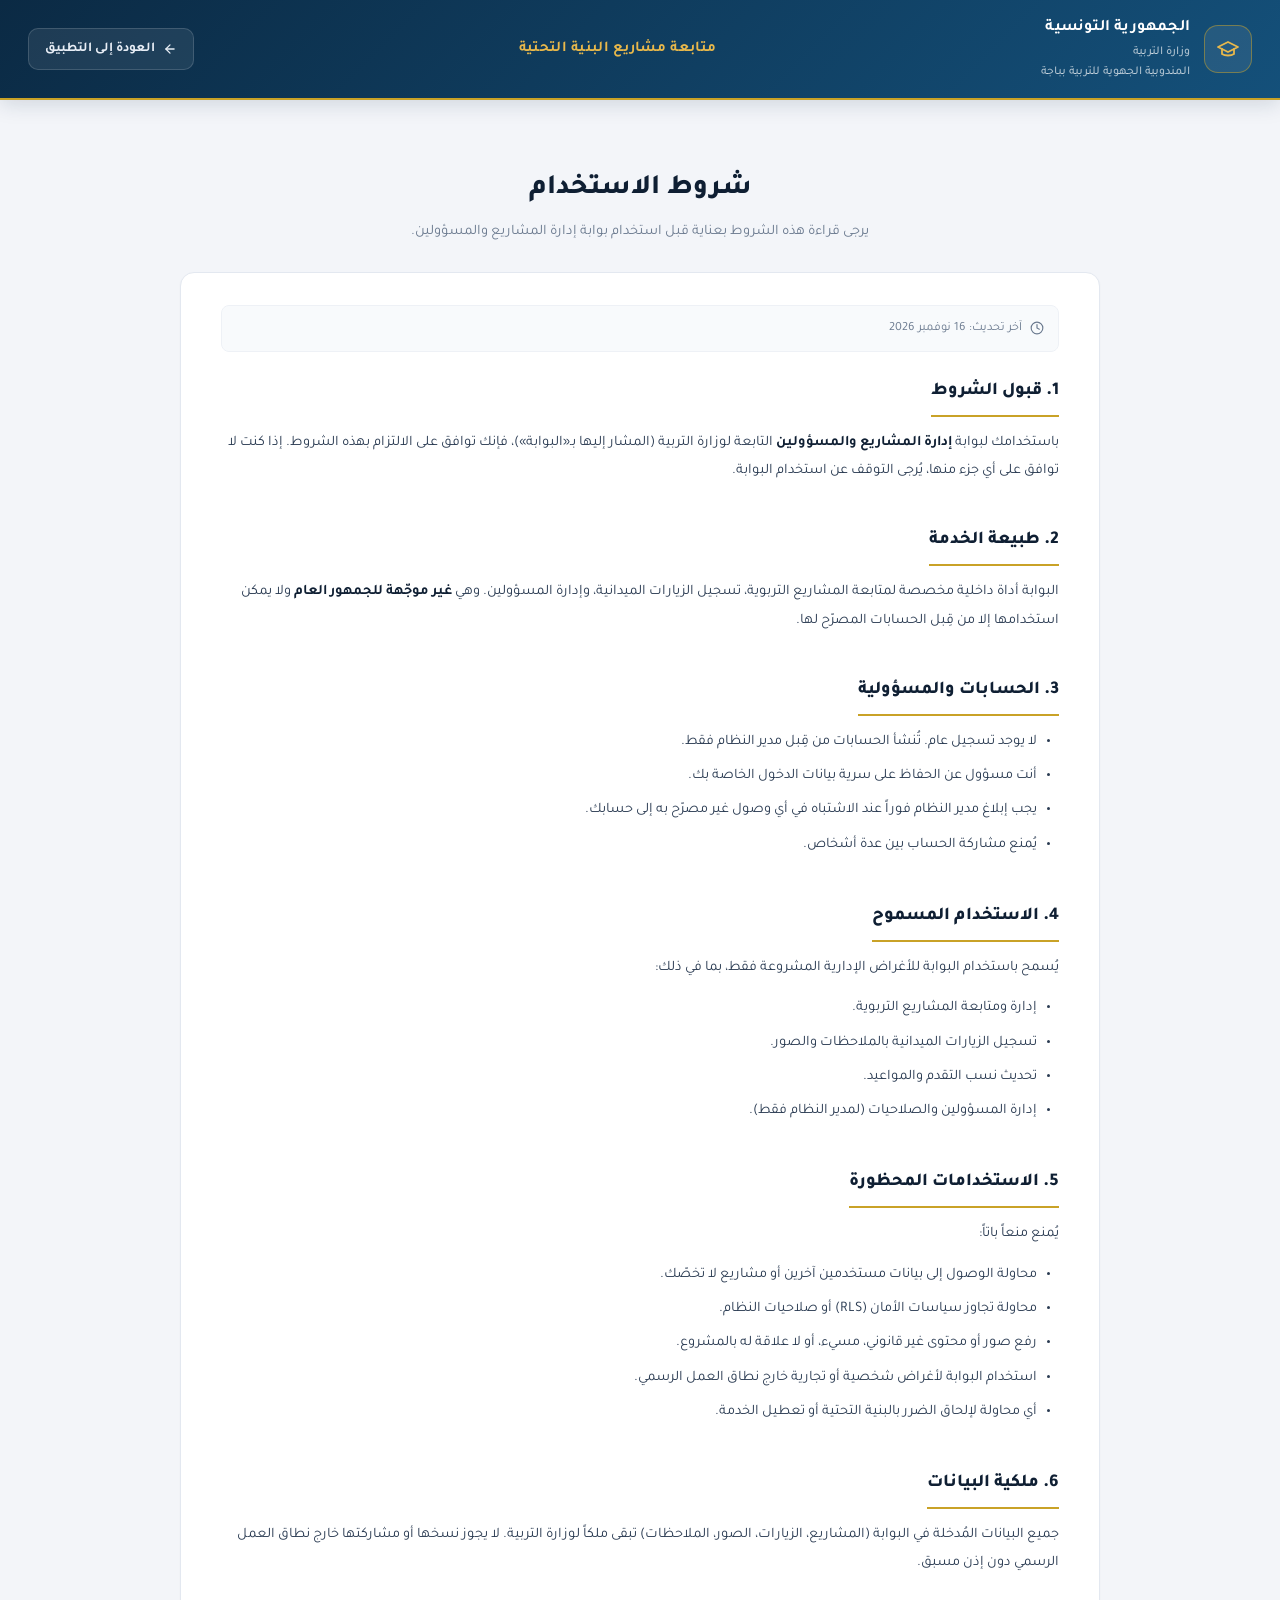
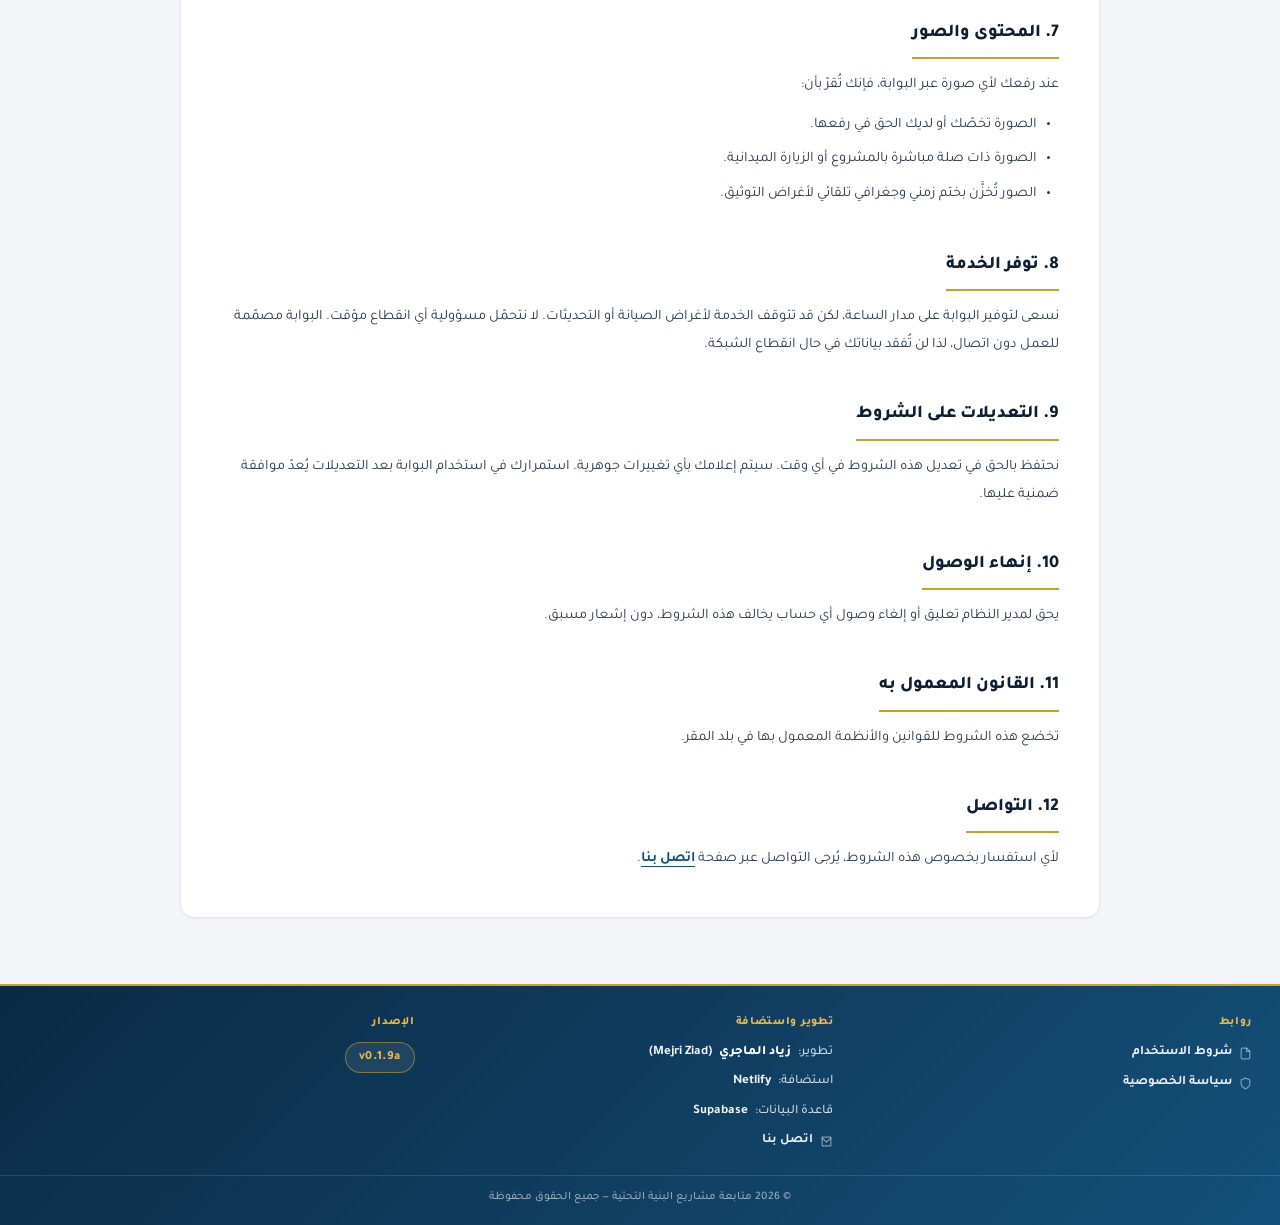
<file: terms.html>
<!DOCTYPE html>
<html lang="ar" dir="rtl">
	<head>
		<meta charset="UTF-8">
		<meta name="viewport" content="width=device-width, initial-scale=1">
		<title>شروط الاستخدام — متابعة مشاريع البنية التحتية</title>
		<link rel="preconnect" href="https://fonts.googleapis.com">
		<link rel="preconnect" href="https://fonts.gstatic.com" crossorigin>
		<link href="https://fonts.googleapis.com/css2?family=Tajawal:wght@400;500;700;800&display=swap" rel="stylesheet">
		<link rel="stylesheet" href="main.css">
		<link rel="icon" type="image/png" sizes="192x192" href="assets/icons/icon-192.png">
		<meta name="theme-color" content="#0B2A44">
		<meta name="robots" content="noindex, nofollow">
		<meta name="description" content="شروط استخدام بوابة إدارة المشاريع والمسؤولين — متابعة مشاريع البنية التحتية">
		<style>
			.legal-wrap{max-width:920px;margin:0 auto;padding:24px 0}
			.page-hero{text-align:center;padding:20px 0 26px}
			.page-hero h1{font-size:28px;font-weight:800;color:var(--ink);margin-bottom:8px}
			.page-hero p{color:var(--muted);font-size:14.5px;max-width:640px;margin:0 auto;line-height:1.85}
			.legal-content{padding:32px 40px;line-height:1.95;font-size:14.5px;color:var(--ink-2)}
			.legal-content h2{font-size:18px;font-weight:800;color:var(--ink);margin:26px 0 12px;padding-bottom:6px;border-bottom:2px solid var(--gold);display:inline-block}
			.legal-content h2:first-of-type{margin-top:0}
			.legal-content h3{font-size:15.5px;font-weight:700;color:var(--ink);margin:20px 0 8px}
			.legal-content p{margin:0 0 12px}
			.legal-content ul,.legal-content ol{margin:0 0 14px;padding-inline-start:22px}
			.legal-content li{margin-bottom:6px}
			.legal-content a{color:var(--primary-2);text-decoration:none;font-weight:600;border-bottom:1px solid currentColor}
			.legal-content a:hover{color:var(--primary)}
			.legal-content strong{color:var(--ink);font-weight:700}
			.legal-content .meta{font-size:12.5px;color:var(--muted);margin-bottom:22px;padding:10px 14px;background:#F8FAFC;border-radius:8px;border:1px solid var(--line-2);display:flex;align-items:center;gap:8px}
			.legal-content .meta svg{flex-shrink:0;color:var(--muted)}
			@media(max-width:640px){
			.legal-wrap{padding:14px 0}
			.legal-content{padding:22px 20px;font-size:14px}
			.page-hero{padding:12px 0 20px}
			.page-hero h1{font-size:22px}
			.page-hero p{font-size:13.5px}
			.legal-content h2{font-size:16px}
			.legal-content h3{font-size:14.5px}
			}
		</style>
	</head>
	<body>
		
		<header class="topbar">
			<div class="topbar-inner">
				<div class="brand">
					<div class="brand-mark">
						<svg width="24" height="24" viewBox="0 0 24 24" fill="none" stroke="currentColor" stroke-width="1.8" stroke-linecap="round" stroke-linejoin="round">
							<path d="M22 10L12 5 2 10l10 5 10-5z"/>
							<path d="M6 12v5c3 2 9 2 12 0v-5"/>
						</svg>
					</div>
					<div class="brand-text">
						<h1>الجمهورية التونسية</h1>
						<p>وزارة التربية</p>
						<p>المندوبية الجهوية للتربية بباجة</p>
					</div>
				</div>
				
				<div class="topbar-title">
					<h2>متابعة مشاريع البنية التحتية</h2>
				</div>
				<div class="topbar-actions">
					<a class="btn btn-light" href="index.html">
						<svg width="14" height="14" viewBox="0 0 24 24" fill="none" stroke="currentColor" stroke-width="2.2" stroke-linecap="round" stroke-linejoin="round"><line x1="19" y1="12" x2="5" y2="12"/><polyline points="12 19 5 12 12 5"/></svg>
						العودة إلى التطبيق
					</a>
				</div>
			</div>
		</header>
		
		<main>
			<div class="legal-wrap">
				<div class="page-hero">
					<h1>شروط الاستخدام</h1>
					<p>يرجى قراءة هذه الشروط بعناية قبل استخدام بوابة إدارة المشاريع والمسؤولين.</p>
				</div>
				
				<div class="card legal-content">
					<div class="meta">
						<svg width="14" height="14" viewBox="0 0 24 24" fill="none" stroke="currentColor" stroke-width="2" stroke-linecap="round" stroke-linejoin="round"><circle cx="12" cy="12" r="10"/><polyline points="12 6 12 12 16 14"/></svg>
						آخر تحديث: 16 نوفمبر 2026
					</div>
					
					<h2>1. قبول الشروط</h2>
					<p>باستخدامك لبوابة <strong>إدارة المشاريع والمسؤولين</strong> التابعة لوزارة التربية (المشار إليها بـ«البوابة»)، فإنك توافق على الالتزام بهذه الشروط. إذا كنت لا توافق على أي جزء منها، يُرجى التوقف عن استخدام البوابة.</p>
					
					<h2>2. طبيعة الخدمة</h2>
					<p>البوابة أداة داخلية مخصصة لمتابعة المشاريع التربوية، تسجيل الزيارات الميدانية، وإدارة المسؤولين. وهي <strong>غير موجّهة للجمهور العام</strong> ولا يمكن استخدامها إلا من قِبل الحسابات المصرّح لها.</p>
					
					<h2>3. الحسابات والمسؤولية</h2>
					<ul>
						<li>لا يوجد تسجيل عام. تُنشأ الحسابات من قِبل مدير النظام فقط.</li>
						<li>أنت مسؤول عن الحفاظ على سرية بيانات الدخول الخاصة بك.</li>
						<li>يجب إبلاغ مدير النظام فوراً عند الاشتباه في أي وصول غير مصرّح به إلى حسابك.</li>
						<li>يُمنع مشاركة الحساب بين عدة أشخاص.</li>
					</ul>
					
					<h2>4. الاستخدام المسموح</h2>
					<p>يُسمح باستخدام البوابة للأغراض الإدارية المشروعة فقط، بما في ذلك:</p>
					<ul>
						<li>إدارة ومتابعة المشاريع التربوية.</li>
						<li>تسجيل الزيارات الميدانية بالملاحظات والصور.</li>
						<li>تحديث نسب التقدم والمواعيد.</li>
						<li>إدارة المسؤولين والصلاحيات (لمدير النظام فقط).</li>
					</ul>
					
					<h2>5. الاستخدامات المحظورة</h2>
					<p>يُمنع منعاً باتاً:</p>
					<ul>
						<li>محاولة الوصول إلى بيانات مستخدمين آخرين أو مشاريع لا تخصّك.</li>
						<li>محاولة تجاوز سياسات الأمان (RLS) أو صلاحيات النظام.</li>
						<li>رفع صور أو محتوى غير قانوني، مسيء، أو لا علاقة له بالمشروع.</li>
						<li>استخدام البوابة لأغراض شخصية أو تجارية خارج نطاق العمل الرسمي.</li>
						<li>أي محاولة لإلحاق الضرر بالبنية التحتية أو تعطيل الخدمة.</li>
					</ul>
					
					<h2>6. ملكية البيانات</h2>
					<p>جميع البيانات المُدخلة في البوابة (المشاريع، الزيارات، الصور، الملاحظات) تبقى ملكاً لوزارة التربية. لا يجوز نسخها أو مشاركتها خارج نطاق العمل الرسمي دون إذن مسبق.</p>
					
					<h2>7. المحتوى والصور</h2>
					<p>عند رفعك لأي صورة عبر البوابة، فإنك تُقرّ بأن:</p>
					<ul>
						<li>الصورة تخصّك أو لديك الحق في رفعها.</li>
						<li>الصورة ذات صلة مباشرة بالمشروع أو الزيارة الميدانية.</li>
						<li>الصور تُخزَّن بختم زمني وجغرافي تلقائي لأغراض التوثيق.</li>
					</ul>
					
					<h2>8. توفر الخدمة</h2>
					<p>نسعى لتوفير البوابة على مدار الساعة، لكن قد تتوقف الخدمة لأغراض الصيانة أو التحديثات. لا نتحمّل مسؤولية أي انقطاع مؤقت. البوابة مصمّمة للعمل دون اتصال، لذا لن تُفقد بياناتك في حال انقطاع الشبكة.</p>
					
					<h2>9. التعديلات على الشروط</h2>
					<p>نحتفظ بالحق في تعديل هذه الشروط في أي وقت. سيتم إعلامك بأي تغييرات جوهرية. استمرارك في استخدام البوابة بعد التعديلات يُعدّ موافقة ضمنية عليها.</p>
					
					<h2>10. إنهاء الوصول</h2>
					<p>يحق لمدير النظام تعليق أو إلغاء وصول أي حساب يخالف هذه الشروط، دون إشعار مسبق.</p>
					
					<h2>11. القانون المعمول به</h2>
					<p>تخضع هذه الشروط للقوانين والأنظمة المعمول بها في بلد المقر.</p>
					
					<h2>12. التواصل</h2>
					<p>لأي استفسار بخصوص هذه الشروط، يُرجى التواصل عبر صفحة <a href="contact.html">اتصل بنا</a>.</p>
				</div>
			</div>
		</main>
		
		<footer class="site-footer">
			<div class="footer-inner">
				<div class="footer-col">
					<h3 class="footer-heading">روابط</h3>
					<ul class="footer-links">
						<li><svg width="13" height="13" viewBox="0 0 24 24" fill="none" stroke="currentColor" stroke-width="2.2" stroke-linecap="round" stroke-linejoin="round"><path d="M14 2H6a2 2 0 00-2 2v16a2 2 0 002 2h12a2 2 0 002-2V8z"/><polyline points="14 2 14 8 20 8"/></svg><a href="terms.html">شروط الاستخدام</a></li>
						<li><svg width="13" height="13" viewBox="0 0 24 24" fill="none" stroke="currentColor" stroke-width="2.2" stroke-linecap="round" stroke-linejoin="round"><path d="M12 22s8-4 8-10V5l-8-3-8 3v7c0 6 8 10 8 10z"/></svg><a href="privacy.html">سياسة الخصوصية</a></li>
					</ul>
				</div>
				<div class="footer-col">
					<h3 class="footer-heading">تطوير واستضافة</h3>
					<ul class="footer-links">
						<li>تطوير: <strong>زياد الماجري</strong> <span class="ltr">(Mejri Ziad)</span></li>
						<li>استضافة: <span class="ltr">Netlify</span></li>
						<li>قاعدة البيانات: <span class="ltr">Supabase</span></li>
						<li><svg width="13" height="13" viewBox="0 0 24 24" fill="none" stroke="currentColor" stroke-width="2.2" stroke-linecap="round" stroke-linejoin="round"><path d="M4 4h16v16H4z"/><polyline points="4 6 12 13 20 6"/></svg><a href="contact.html">اتصل بنا</a></li>
					</ul>
				</div>
				<div class="footer-col">
					<h3 class="footer-heading">الإصدار</h3>
					<span class="version-badge" dir="ltr">v0.1.9a</span>
				</div>
			</div>
			<div class="footer-bottom">
				© <span id="footerYear">2026</span> متابعة مشاريع البنية التحتية — جميع الحقوق محفوظة
			</div>
		</footer>
		
		<script>
			const y = document.getElementById('footerYear');
			if (y) y.textContent = new Date().getFullYear();
		</script>
	</body>
</html>
</file>
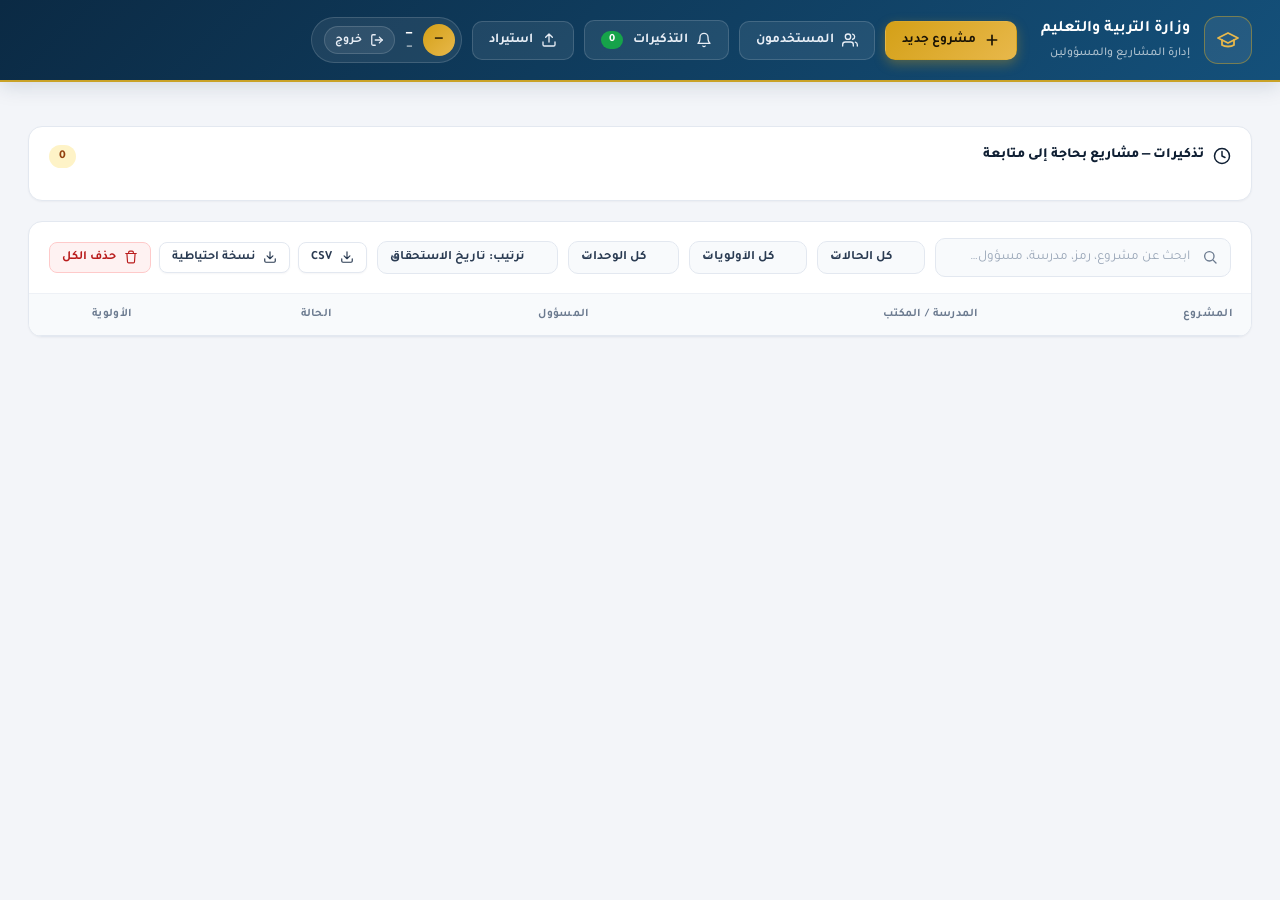
<file: إدارة المشاريع والمسؤولين.html>
<!DOCTYPE html>
<html lang="ar" dir="rtl">
<head>
<meta charset="UTF-8">
<meta name="viewport" content="width=device-width, initial-scale=1">
<title>وزارة التربية والتعليم — إدارة المشاريع والمسؤولين</title>
<link rel="preconnect" href="https://fonts.googleapis.com">
<link rel="preconnect" href="https://fonts.gstatic.com" crossorigin>
<link href="https://fonts.googleapis.com/css2?family=Tajawal:wght@400;500;700;800&display=swap" rel="stylesheet">
<link rel="stylesheet" href="main.css">
</head>
<body>

<!-- ================= Auth screen ================= -->
<div class="auth hidden" id="authScreen">
  <div class="auth-card">
    <aside class="auth-side">
      <div class="brand">
        <div class="brand-mark">
          <svg width="24" height="24" viewBox="0 0 24 24" fill="none" stroke="currentColor" stroke-width="1.8" stroke-linecap="round" stroke-linejoin="round">
            <path d="M22 10L12 5 2 10l10 5 10-5z"/>
            <path d="M6 12v5c3 2 9 2 12 0v-5"/>
          </svg>
        </div>
        <div class="brand-text">
          <h1>وزارة التربية والتعليم</h1>
          <p>إدارة المشاريع والمسؤولين</p>
        </div>
      </div>

      <div>
        <h2>بوابة إدارة المشاريع</h2>
        <p class="lead">سجّل الدخول لمتابعة مشاريعك ومهامك.</p>
      </div>

      <ul class="auth-points">
        <li>
          <svg width="18" height="18" viewBox="0 0 24 24" fill="none" stroke="currentColor" stroke-width="2.2" stroke-linecap="round" stroke-linejoin="round"><path d="M12 22s8-4 8-10V5l-8-3-8 3v7c0 6 8 10 8 10z"/></svg>
          مدير النظام يرى كل المشاريع، الزيارات والصور.
        </li>
        <li>
          <svg width="18" height="18" viewBox="0 0 24 24" fill="none" stroke="currentColor" stroke-width="2.2" stroke-linecap="round" stroke-linejoin="round"><path d="M20 21v-2a4 4 0 00-4-4H8a4 4 0 00-4 4v2"/><circle cx="12" cy="7" r="4"/></svg>
          المستخدم يحدّث التقدم ويسجّل زيارات بالموقع والصور.
        </li>
        <li>
          <svg width="18" height="18" viewBox="0 0 24 24" fill="none" stroke="currentColor" stroke-width="2.2" stroke-linecap="round" stroke-linejoin="round"><rect x="3" y="11" width="18" height="11" rx="2"/><path d="M7 11V7a5 5 0 0110 0v4"/></svg>
          جلسة محفوظة في متصفحك — يمكنك تسجيل الخروج في أي وقت.
        </li>
      </ul>

      <div class="auth-demo">
        <strong>حسابات تجريبية</strong>
        مدير: <code>admin@ministry.gov</code> / <code>Admin@123</code><br>
        مستخدم: <code>f.zahra@ministry.gov</code> / <code>User@123</code>
      </div>
    </aside>

    <section class="auth-main">
      <div class="auth-tabs">
        <button type="button" class="auth-tab active" data-tab="in">تسجيل الدخول</button>
        <button type="button" class="auth-tab" data-tab="up">حساب جديد</button>
      </div>

      <form class="auth-form" id="signinForm" novalidate>
        <div class="field">
          <label for="siEmail">البريد الإلكتروني</label>
          <input type="email" id="siEmail" placeholder="name@ministry.gov" autocomplete="username" dir="ltr">
        </div>
        <div class="field">
          <label for="siPw">كلمة المرور</label>
          <input type="password" id="siPw" placeholder="••••••••" autocomplete="current-password" dir="ltr">
        </div>
        <div class="auth-err" id="siErr"></div>
        <button class="btn btn-primary auth-submit" type="submit">دخول</button>
      </form>

      <form class="auth-form hidden" id="signupForm" novalidate>
        <div class="field">
          <label for="suName">الاسم الكامل</label>
          <input type="text" id="suName" placeholder="الاسم الكامل" autocomplete="name" maxlength="80">
        </div>
        <div class="field">
          <label for="suEmail">البريد الإلكتروني</label>
          <input type="email" id="suEmail" placeholder="name@ministry.gov" autocomplete="email" dir="ltr">
        </div>
        <div class="field">
          <label for="suPw">كلمة المرور</label>
          <input type="password" id="suPw" placeholder="6 أحرف على الأقل" autocomplete="new-password" dir="ltr">
        </div>
        <div class="field">
          <label for="suPw2">تأكيد كلمة المرور</label>
          <input type="password" id="suPw2" placeholder="أعد إدخال كلمة المرور" autocomplete="new-password" dir="ltr">
        </div>
        <div class="auth-err" id="suErr"></div>
        <button class="btn btn-primary auth-submit" type="submit">إنشاء الحساب</button>
        <p class="auth-foot">الحسابات الجديدة تُنشأ بصلاحية «مستخدم». يمكن لمدير النظام ترقيتها لاحقاً.</p>
      </form>
    </section>
  </div>
</div>

<!-- ================= Topbar ================= -->
<header class="topbar">
  <div class="topbar-inner">
    <div class="brand">
      <div class="brand-mark">
        <svg width="24" height="24" viewBox="0 0 24 24" fill="none" stroke="currentColor" stroke-width="1.8" stroke-linecap="round" stroke-linejoin="round">
          <path d="M22 10L12 5 2 10l10 5 10-5z"/>
          <path d="M6 12v5c3 2 9 2 12 0v-5"/>
        </svg>
      </div>
      <div class="brand-text">
        <h1>وزارة التربية والتعليم</h1>
        <p>إدارة المشاريع والمسؤولين</p>
      </div>
    </div>
    <div class="topbar-actions">
      <button class="btn btn-gold admin-only" id="btnNew">
        <svg width="16" height="16" viewBox="0 0 24 24" fill="none" stroke="currentColor" stroke-width="2.5" stroke-linecap="round"><path d="M12 5v14M5 12h14"/></svg>
        مشروع جديد
      </button>
      <button class="btn btn-light admin-only" id="btnUsers">
        <svg width="16" height="16" viewBox="0 0 24 24" fill="none" stroke="currentColor" stroke-width="2" stroke-linecap="round" stroke-linejoin="round">
          <path d="M17 21v-2a4 4 0 00-4-4H5a4 4 0 00-4 4v2"/>
          <circle cx="9" cy="7" r="4"/>
          <path d="M23 21v-2a4 4 0 00-3-3.87M16 3.13a4 4 0 010 7.75"/>
        </svg>
        المستخدمون
      </button>
      <button class="btn btn-light" id="btnRemind">
        <svg width="16" height="16" viewBox="0 0 24 24" fill="none" stroke="currentColor" stroke-width="2" stroke-linecap="round" stroke-linejoin="round">
          <path d="M18 8A6 6 0 006 8c0 7-3 9-3 9h18s-3-2-3-9"/>
          <path d="M13.73 21a2 2 0 01-3.46 0"/>
        </svg>
        التذكيرات
        <span class="bell-badge zero" id="bellCount">0</span>
      </button>
      <button class="btn btn-light admin-only" id="btnImport">
        <svg width="16" height="16" viewBox="0 0 24 24" fill="none" stroke="currentColor" stroke-width="2" stroke-linecap="round" stroke-linejoin="round">
          <path d="M21 15v4a2 2 0 01-2 2H5a2 2 0 01-2-2v-4M17 8l-5-5-5 5M12 3v12"/>
        </svg>
        استيراد
      </button>

      <div class="user-chip">
        <div class="avatar" id="userAvatar">—</div>
        <div class="user-info">
          <strong id="userName">—</strong>
          <span id="userRole">—</span>
        </div>
        <button class="btn btn-light" id="btnLogout" title="تسجيل الخروج">
          <svg width="14" height="14" viewBox="0 0 24 24" fill="none" stroke="currentColor" stroke-width="2.2" stroke-linecap="round" stroke-linejoin="round">
            <path d="M9 21H5a2 2 0 01-2-2V5a2 2 0 012-2h4"/>
            <polyline points="16 17 21 12 16 7"/>
            <line x1="21" y1="12" x2="9" y2="12"/>
          </svg>
          خروج
        </button>
      </div>
    </div>
  </div>
</header>

<main>
  <section class="stats" id="stats"></section>

  <section class="reminders" id="reminderPanel">
    <div class="reminders-head">
      <div class="reminders-title">
        <svg width="18" height="18" viewBox="0 0 24 24" fill="none" stroke="currentColor" stroke-width="2" stroke-linecap="round" stroke-linejoin="round">
          <circle cx="12" cy="12" r="10"/>
          <polyline points="12 6 12 12 16 14"/>
        </svg>
        <span id="reminderTitle">تذكيرات — مشاريع بحاجة إلى متابعة</span>
      </div>
      <span class="reminders-count" id="remindersCount">0</span>
    </div>
    <div class="reminders-list" id="remindersList"></div>
  </section>

  <section class="card">
    <div class="toolbar">
      <div class="search">
        <svg width="16" height="16" viewBox="0 0 24 24" fill="none" stroke="currentColor" stroke-width="2" stroke-linecap="round" stroke-linejoin="round">
          <circle cx="11" cy="11" r="7"/><path d="M21 21l-4.35-4.35"/>
        </svg>
        <input type="search" id="search" placeholder="ابحث عن مشروع، رمز، مدرسة، مسؤول…" autocomplete="off">
      </div>
      <select class="filter" id="filterStatus">
        <option value="">كل الحالات</option>
        <option value="planned">مخطط</option>
        <option value="active">نشط</option>
        <option value="onhold">معلّق</option>
        <option value="completed">مكتمل</option>
        <option value="cancelled">ملغى</option>
      </select>
      <select class="filter" id="filterPriority">
        <option value="">كل الأولويات</option>
        <option value="critical">حرج</option>
        <option value="high">عالي</option>
        <option value="medium">متوسط</option>
        <option value="low">منخفض</option>
      </select>
      <select class="filter" id="filterEntity">
        <option value="">كل الوحدات</option>
        <option value="School">مدارس</option>
        <option value="Office">مكاتب</option>
        <option value="Directorate">مديريات</option>
        <option value="Other">أخرى</option>
      </select>
      <select class="filter" id="filterSort">
        <option value="due">ترتيب: تاريخ الاستحقاق</option>
        <option value="priority">ترتيب: الأولوية</option>
        <option value="name">ترتيب: الاسم</option>
        <option value="progress">ترتيب: التقدم</option>
        <option value="updated">ترتيب: آخر تحديث</option>
      </select>
      <div class="toolbar-end">
        <button class="btn btn-ghost btn-sm admin-only" id="btnCsv">
          <svg width="14" height="14" viewBox="0 0 24 24" fill="none" stroke="currentColor" stroke-width="2" stroke-linecap="round" stroke-linejoin="round"><path d="M21 15v4a2 2 0 01-2 2H5a2 2 0 01-2-2v-4M7 10l5 5 5-5M12 15V3"/></svg>
          CSV
        </button>
        <button class="btn btn-ghost btn-sm admin-only" id="btnJson">
          <svg width="14" height="14" viewBox="0 0 24 24" fill="none" stroke="currentColor" stroke-width="2" stroke-linecap="round" stroke-linejoin="round"><path d="M21 15v4a2 2 0 01-2 2H5a2 2 0 01-2-2v-4M7 10l5 5 5-5M12 15V3"/></svg>
          نسخة احتياطية
        </button>
        <button class="btn btn-danger btn-sm admin-only" id="btnClear">
          <svg width="14" height="14" viewBox="0 0 24 24" fill="none" stroke="currentColor" stroke-width="2" stroke-linecap="round" stroke-linejoin="round"><path d="M3 6h18M8 6V4a2 2 0 012-2h4a2 2 0 012 2v2M19 6l-1 14a2 2 0 01-2 2H8a2 2 0 01-2-2L5 6"/></svg>
          حذف الكل
        </button>
      </div>
    </div>

    <div class="table-wrap">
      <table>
        <thead>
          <tr>
            <th>المشروع</th>
            <th>المدرسة / المكتب</th>
            <th>المسؤول</th>
            <th>الحالة</th>
            <th>الأولوية</th>
            <th>الفترة</th>
            <th>التقدم</th>
            <th>التذكير</th>
            <th style="text-align:left">الإجراءات</th>
          </tr>
        </thead>
        <tbody id="tbody"></tbody>
      </table>
    </div>
  </section>
</main>

<!-- ================= Project Modal (admin) ================= -->
<div class="backdrop" id="modal" aria-hidden="true">
  <div class="modal" role="dialog" aria-modal="true" aria-labelledby="modalTitle">
    <div class="modal-head">
      <h2 id="modalTitle">مشروع جديد</h2>
      <button class="close-btn" id="btnClose" title="إغلاق">
        <svg width="18" height="18" viewBox="0 0 24 24" fill="none" stroke="currentColor" stroke-width="2" stroke-linecap="round" stroke-linejoin="round"><path d="M18 6L6 18M6 6l12 12"/></svg>
      </button>
    </div>
    <form id="projectForm" novalidate>
      <div class="modal-body">
        <div class="form-grid">
          <div class="field full" id="wrapName">
            <label for="pName">اسم المشروع <span class="req">*</span></label>
            <input type="text" id="pName" placeholder="مثال: تطوير مختبرات العلوم" maxlength="120">
            <span class="err">اسم المشروع مطلوب.</span>
          </div>
          <div class="field">
            <label for="pCode">رمز المشروع / المرجع</label>
            <input type="text" id="pCode" placeholder="EDU-2026-014" maxlength="40">
          </div>
          <div class="field">
            <label for="pEntityType">نوع الوحدة</label>
            <select id="pEntityType">
              <option value="School">مدرسة</option>
              <option value="Office">مكتب</option>
              <option value="Directorate">مديرية</option>
              <option value="Other">أخرى</option>
            </select>
          </div>
          <div class="field full">
            <label for="pEntityName">اسم المدرسة / المكتب</label>
            <input type="text" id="pEntityName" placeholder="مثال: ثانوية النور" maxlength="120">
          </div>
          <div class="field" id="wrapResp">
            <label for="pResponsible">المسؤول <span class="req">*</span></label>
            <input type="text" id="pResponsible" list="usersDatalist" placeholder="الاسم الكامل" maxlength="100" autocomplete="off">
            <datalist id="usersDatalist"></datalist>
            <span class="err">اسم المسؤول مطلوب.</span>
          </div>
          <div class="field">
            <label for="pRole">المسمى الوظيفي</label>
            <input type="text" id="pRole" placeholder="مثال: منسق المشروع" maxlength="80">
          </div>
          <div class="field">
            <label for="pEmail">البريد الإلكتروني</label>
            <input type="email" id="pEmail" placeholder="name@ministry.gov" maxlength="120" dir="ltr">
          </div>
          <div class="field">
            <label for="pPhone">الهاتف</label>
            <input type="text" id="pPhone" placeholder="+212 600 000 000" maxlength="40" dir="ltr">
          </div>
          <div class="field">
            <label for="pStatus">الحالة</label>
            <select id="pStatus">
              <option value="planned">مخطط</option>
              <option value="active">نشط</option>
              <option value="onhold">معلّق</option>
              <option value="completed">مكتمل</option>
              <option value="cancelled">ملغى</option>
            </select>
          </div>
          <div class="field">
            <label for="pPriority">الأولوية</label>
            <select id="pPriority">
              <option value="critical">حرج</option>
              <option value="high">عالي</option>
              <option value="medium" selected>متوسط</option>
              <option value="low">منخفض</option>
            </select>
          </div>
          <div class="field">
            <label for="pStart">تاريخ البدء</label>
            <input type="date" id="pStart">
          </div>
          <div class="field" id="wrapEnd">
            <label for="pEnd">تاريخ الانتهاء</label>
            <input type="date" id="pEnd">
            <span class="err">تاريخ الانتهاء لا يمكن أن يسبق تاريخ البدء.</span>
          </div>
          <div class="field full">
            <label for="pProgress">نسبة التقدم</label>
            <div class="range-row">
              <input type="range" id="pProgress" min="0" max="100" step="5" value="0">
              <span class="range-val" id="pProgressVal">0%</span>
            </div>
          </div>
          <div class="field full">
            <label for="pNotes">ملاحظات</label>
            <textarea id="pNotes" placeholder="الميزانية، النطاق، جهات الاتصال، الخطوات التالية…" maxlength="1000"></textarea>
          </div>
        </div>
      </div>
      <div class="modal-foot">
        <button type="button" class="btn btn-ghost" id="btnCancel">إلغاء</button>
        <button type="submit" class="btn btn-primary" id="btnSave">حفظ المشروع</button>
      </div>
    </form>
  </div>
</div>

<!-- ================= Progress Modal (user) ================= -->
<div class="backdrop" id="progressModal" aria-hidden="true">
  <div class="modal" role="dialog" aria-modal="true" style="width:min(460px,100%)">
    <div class="modal-head">
      <h2>تحديث نسبة التقدم</h2>
      <button class="close-btn" id="pmClose" title="إغلاق">
        <svg width="18" height="18" viewBox="0 0 24 24" fill="none" stroke="currentColor" stroke-width="2" stroke-linecap="round" stroke-linejoin="round"><path d="M18 6L6 18M6 6l12 12"/></svg>
      </button>
    </div>
    <div class="modal-body">
      <div class="pm-project" id="pmProject"></div>
      <div class="field full">
        <label for="pmProgress">نسبة التقدم</label>
        <div class="range-row">
          <input type="range" id="pmProgress" min="0" max="100" step="5" value="0">
          <span class="range-val" id="pmProgressVal">0%</span>
        </div>
      </div>
    </div>
    <div class="modal-foot">
      <button type="button" class="btn btn-ghost" id="pmCancel">إلغاء</button>
      <button type="button" class="btn btn-primary" id="pmSave">حفظ التقدم</button>
    </div>
  </div>
</div>

<!-- ================= Visits Modal ================= -->
<div class="backdrop" id="visitsModal" aria-hidden="true">
  <div class="modal" role="dialog" aria-modal="true" style="width:min(820px,100%)">
    <div class="modal-head">
      <h2 id="visitsTitle">سجل الزيارات</h2>
      <button class="close-btn" data-close-visits title="إغلاق">
        <svg width="18" height="18" viewBox="0 0 24 24" fill="none" stroke="currentColor" stroke-width="2" stroke-linecap="round" stroke-linejoin="round"><path d="M18 6L6 18M6 6l12 12"/></svg>
      </button>
    </div>
    <div class="modal-body">
      <div class="pm-project" id="visitsProject"></div>
      <div id="visitsNewSection"></div>
      <div id="visitsList" class="visits-timeline"></div>
    </div>
    <div class="modal-foot">
      <button type="button" class="btn btn-ghost" data-close-visits>إغلاق</button>
    </div>
  </div>
</div>

<!-- ================= New Visit Modal ================= -->
<div class="backdrop" id="newVisitModal" aria-hidden="true">
  <div class="modal" role="dialog" aria-modal="true" style="width:min(560px,100%)">
    <div class="modal-head">
      <h2>تسجيل زيارة جديدة</h2>
      <button class="close-btn" data-close-new-visit title="إغلاق">
        <svg width="18" height="18" viewBox="0 0 24 24" fill="none" stroke="currentColor" stroke-width="2" stroke-linecap="round" stroke-linejoin="round"><path d="M18 6L6 18M6 6l12 12"/></svg>
      </button>
    </div>
    <div class="modal-body">
      <div class="pm-project" id="visitProject"></div>

      <div class="field full" style="margin-bottom:14px">
        <label>الموقع <span style="color:var(--muted);font-weight:500;font-size:11px">(يُحدَّد تلقائياً)</span></label>
        <div class="location-box pending" id="visitLocationBox">جارٍ تحديد الموقع…</div>
        <button type="button" class="btn btn-ghost btn-sm" id="btnRetryLoc" style="align-self:flex-start;margin-top:6px">
          <svg width="13" height="13" viewBox="0 0 24 24" fill="none" stroke="currentColor" stroke-width="2.2" stroke-linecap="round" stroke-linejoin="round"><polyline points="23 4 23 10 17 10"/><path d="M20.49 15a9 9 0 11-2.12-9.36L23 10"/></svg>
          إعادة المحاولة
        </button>
      </div>

      <div class="field full" style="margin-bottom:14px">
        <label for="visitNotes">ملاحظات</label>
        <textarea id="visitNotes" placeholder="ما الذي لاحظته خلال الزيارة؟" maxlength="1000"></textarea>
      </div>

      <div class="field full">
        <label>الصور <span style="color:var(--muted);font-weight:500;font-size:11px">(حتى 10 صور، تُختم بالتاريخ والموقع)</span></label>
        <input type="file" id="visitCamInput" accept="image/*" capture="environment" style="display:none">
        <input type="file" id="visitFileInput" accept="image/*" multiple style="display:none">
        <div style="display:flex;gap:8px;flex-wrap:wrap">
          <button type="button" class="btn btn-ghost btn-sm" id="btnTakePhoto">
            <svg width="14" height="14" viewBox="0 0 24 24" fill="none" stroke="currentColor" stroke-width="2" stroke-linecap="round" stroke-linejoin="round"><path d="M23 19a2 2 0 01-2 2H3a2 2 0 01-2-2V8a2 2 0 012-2h4l2-3h6l2 3h4a2 2 0 012 2z"/><circle cx="12" cy="13" r="4"/></svg>
            التقاط صورة
          </button>
          <button type="button" class="btn btn-ghost btn-sm" id="btnChoosePhotos">
            <svg width="14" height="14" viewBox="0 0 24 24" fill="none" stroke="currentColor" stroke-width="2" stroke-linecap="round" stroke-linejoin="round"><rect x="3" y="3" width="18" height="18" rx="2"/><circle cx="8.5" cy="8.5" r="1.5"/><polyline points="21 15 16 10 5 21"/></svg>
            من المعرض
          </button>
        </div>
        <div class="photo-grid" id="visitPhotoPreview" style="margin-top:12px"></div>
      </div>
    </div>
    <div class="modal-foot">
      <button type="button" class="btn btn-ghost" data-close-new-visit>إلغاء</button>
      <button type="button" class="btn btn-primary" id="btnSaveVisit">حفظ الزيارة</button>
    </div>
  </div>
</div>

<!-- ================= Users Modal (admin) ================= -->
<div class="backdrop" id="usersModal" aria-hidden="true">
  <div class="modal" role="dialog" aria-modal="true" style="width:min(640px,100%)">
    <div class="modal-head">
      <h2>إدارة المستخدمين</h2>
      <button class="close-btn" data-close-users title="إغلاق">
        <svg width="18" height="18" viewBox="0 0 24 24" fill="none" stroke="currentColor" stroke-width="2" stroke-linecap="round" stroke-linejoin="round"><path d="M18 6L6 18M6 6l12 12"/></svg>
      </button>
    </div>
    <div class="modal-body">
      <p class="muted-note">يمكنك ترقية مستخدم إلى «مدير» أو إعادته إلى «مستخدم». لا يمكنك تعديل صلاحيتك أو حذف حسابك الحالي. الحسابات الجديدة تُنشأ من شاشة الدخول.</p>
      <div id="usersList"></div>
    </div>
    <div class="modal-foot">
      <button type="button" class="btn btn-ghost" data-close-users>إغلاق</button>
    </div>
  </div>
</div>

<!-- ================= Photo Lightbox ================= -->
<div class="lightbox" id="lightbox" aria-hidden="true">
  <button class="lightbox-close" id="lightboxClose" title="إغلاق">✕</button>
  <img id="lightboxImg" alt="">
  <a class="lightbox-download" id="lightboxDownload" download="visit-photo.jpg">
    <svg width="16" height="16" viewBox="0 0 24 24" fill="none" stroke="currentColor" stroke-width="2" stroke-linecap="round" stroke-linejoin="round"><path d="M21 15v4a2 2 0 01-2 2H5a2 2 0 01-2-2v-4M7 10l5 5 5-5M12 15V3"/></svg>
    تحميل الصورة
  </a>
</div>

<input type="file" id="fileImport" accept="application/json,.json" style="display:none">
<div class="toasts" id="toasts"></div>
<script src="core.js"></script>
<script src="ui.js"></script>
<script src="app.js"></script>
</body>
</html>
</file>
<file: main.css>
/* ===================== Base ===================== */
*,*::before,*::after{box-sizing:border-box}
html,body{margin:0;padding:0}

:root{
  --bg:#F3F5F9;
  --card:#FFFFFF;
  --ink:#0F1F33;
  --ink-2:#2A3B52;
  --muted:#6B7A8F;
  --line:#E3E8F0;
  --line-2:#EEF1F6;

  --primary:#0B2A44;
  --primary-2:#14507A;

  --gold:#C9A227;
  --gold-2:#E8B84B;

  --success:#0E9F6E;
  --warning:#D97706;
  --danger:#DC2626;
  --info:#2563EB;

  --radius:14px;
  --radius-sm:10px;

  --shadow-sm:0 1px 2px rgba(15,31,51,.04);
  --shadow:0 1px 3px rgba(15,31,51,.06),0 10px 24px -8px rgba(15,31,51,.08);
  --shadow-lg:0 20px 50px -12px rgba(15,31,51,.28);
  color-scheme:light;   /* يمنع قلب عناصر التاريخ/شريط التمرير الأصلية في الوضع الداكن */
}

body{
  font-family:'Tajawal','Segoe UI',system-ui,-apple-system,sans-serif;
  background:var(--bg);
  color:var(--ink);
  font-size:14.5px;
  line-height:1.55;
  -webkit-font-smoothing:antialiased;
  text-rendering:optimizeLegibility;
}
.hidden{display:none !important}
button{font-family:inherit;cursor:pointer;border:none}
input,select,textarea{font-family:inherit;color:var(--ink)}
h1,h2,h3,h4,p{margin:0}
a{color:inherit}

/* ===================== Buttons ===================== */
.btn{
  display:inline-flex;align-items:center;gap:8px;
  padding:10px 16px;border-radius:10px;
  font-size:13.5px;font-weight:700;
  border:1px solid transparent;
  transition:all .15s ease;
  white-space:nowrap;
  text-decoration:none;
}
.btn svg{flex-shrink:0}
.btn:active{transform:translateY(0) scale(.98)}
.btn:hover{transform:translateY(-1px)}
.btn:disabled{opacity:.55;cursor:not-allowed;transform:none !important}

.btn-gold{
  background:linear-gradient(135deg,#D4A017 0%,#E8B84B 100%);
  color:#1A1305;
  box-shadow:0 4px 12px rgba(212,160,23,.35);
}
.btn-gold:hover{box-shadow:0 8px 20px rgba(212,160,23,.45)}

.btn-light{
  background:rgba(255,255,255,.08);
  color:#E8EEF6;
  border:1px solid rgba(255,255,255,.15);
}
.btn-light:hover{
  background:rgba(255,255,255,.15);
  border-color:rgba(255,255,255,.3);
}

.btn-primary{
  background:linear-gradient(135deg,#0B2A44,#14507A);
  color:#fff;
  box-shadow:0 4px 12px rgba(11,42,68,.25);
}
.btn-primary:hover{box-shadow:0 8px 20px rgba(11,42,68,.35)}

.btn-ghost{
  background:#fff;
  color:var(--ink-2);
  border:1px solid var(--line);
  box-shadow:var(--shadow-sm);
}
.btn-ghost:hover{
  border-color:#C9D3E2;
  background:#FAFBFD;
}

.btn-danger{
  background:#FEF2F2;
  color:#B91C1C;
  border:1px solid #FECACA;
}
.btn-danger:hover{background:#FEE2E2}

.btn-sm{padding:7px 12px;font-size:12.5px;border-radius:8px}
.btn-icon{padding:8px;width:36px;height:36px;justify-content:center}

/* ===================== Topbar ===================== */
.topbar{
  background:linear-gradient(135deg,#0B2A44 0%,#14507A 100%);
  border-bottom:2px solid var(--gold);
  color:#fff;
  position:sticky;top:0;z-index:50;
  box-shadow:0 4px 20px rgba(11,42,68,.15);
}
.topbar-inner{
  max-width:1400px;margin:0 auto;
  padding:16px 28px;
  display:flex;align-items:center;gap:24px;
  flex-wrap:wrap;
}
/* was: .brand{display:flex;align-items:center;gap:14px;margin-inline-end:auto} */
.brand{display:flex;align-items:center;gap:14px}
.topbar-title{
  flex:1 1 auto;
  min-width:0;
  text-align:center;
  padding:0 8px;
}
.topbar-title h2{
  font-size:15px;
  font-weight:700;
  color:var(--gold-2);
  margin:0;
  letter-spacing:.3px;
  white-space:nowrap;
  overflow:hidden;
  text-overflow:ellipsis;
}

@media(max-width:820px){
  /* Force the title onto its own full-width row so it never gets squeezed */
  .topbar-title{ flex:1 1 100%; }
  .topbar-title h2{ font-size:13.5px; letter-spacing:0; }
}
.brand-mark{
  width:48px;height:48px;border-radius:14px;
  background:rgba(255,255,255,.08);
  border:1px solid rgba(201,162,39,.5);
  display:grid;place-items:center;
  color:var(--gold-2);
  flex-shrink:0;
}
.brand-text h1{font-size:16px;font-weight:700;letter-spacing:.2px}
.brand-text p{font-size:12px;color:rgba(255,255,255,.65);margin-top:2px;font-weight:500}

.topbar-actions{display:flex;align-items:center;gap:10px;flex-wrap:wrap}
.bell-badge{
  background:var(--danger);
  color:#fff;
  font-size:11px;
  font-weight:800;
  border-radius:99px;
  padding:1px 8px;
  min-width:22px;
  text-align:center;
  line-height:1.5;
  margin-inline-start:2px;
}
.bell-badge.zero{background:#16A34A}

/* ===================== User chip ===================== */
.user-chip{
  display:flex;align-items:center;gap:10px;
  padding:6px 6px 6px 12px;
  background:rgba(255,255,255,.07);
  border:1px solid rgba(255,255,255,.15);
  border-radius:99px;
}
.user-chip .avatar{
  width:32px;height:32px;border-radius:50%;
  background:linear-gradient(135deg,#D4A017,#E8B84B);
  color:#1A1305;font-weight:800;font-size:13px;
  display:grid;place-items:center;flex-shrink:0;
}
.user-chip .user-info{display:flex;flex-direction:column;line-height:1.2;min-width:0}
.user-chip .user-info strong{font-size:12.5px;font-weight:700;color:#fff;white-space:nowrap;overflow:hidden;text-overflow:ellipsis;max-width:140px}
.user-chip .user-info span{font-size:10.5px;color:rgba(255,255,255,.65);font-weight:600}
.user-chip .btn{padding:6px 10px;font-size:12px;border-radius:99px}

body[data-role="user"] .admin-only{display:none !important}

/* ===================== Main ===================== */
main{max-width:1400px;margin:0 auto;padding:24px 28px 80px}

/* ===================== Stats ===================== */
.stats{
  display:grid;
  grid-template-columns:repeat(auto-fit,minmax(210px,1fr));
  gap:16px;
  margin-bottom:20px;
}
.stat{
  display:flex;align-items:center;gap:14px;
  background:var(--card);
  border:1px solid var(--line);
  border-radius:var(--radius);
  padding:18px 20px;
  box-shadow:var(--shadow-sm);
}
.stat-icon{
  width:48px;height:48px;
  border-radius:12px;
  display:grid;place-items:center;
  flex-shrink:0;
}
.stat-info{display:flex;flex-direction:column;min-width:0;gap:1px}
.stat-label{font-size:12.5px;color:var(--muted);font-weight:600}
.stat-value{font-size:24px;font-weight:800;line-height:1.2;color:var(--ink)}
.stat-sub{font-size:11.5px;color:var(--muted);font-weight:500}

/* ===================== Reminders panel ===================== */
.reminders{
  background:var(--card);
  border:1px solid var(--line);
  border-radius:var(--radius);
  box-shadow:var(--shadow-sm);
  padding:18px 20px;
  margin-bottom:20px;
  transition:all .2s;
}
.reminders.alert{background:#FFFCF5;border-color:#F5E0A7}
.reminders.clear{background:#F4FBF7;border-color:#C6EED8}
.reminders-head{display:flex;align-items:center;gap:10px;margin-bottom:14px}
.reminders-title{display:flex;align-items:center;gap:9px;font-weight:800;font-size:14px;color:var(--ink)}
.reminders.alert .reminders-title{color:#8A5A00}
.reminders.clear .reminders-title{color:#0E7A4B}
.reminders-count{background:#FEF3C7;color:#92400E;font-size:12px;font-weight:800;border-radius:99px;padding:2px 10px;margin-inline-start:auto}
.reminders.clear .reminders-count{display:none}
.reminders-list{display:flex;flex-direction:column;gap:8px}
.reminder-row{
  display:flex;align-items:center;gap:12px;
  background:#fff;border:1px solid var(--line-2);border-radius:var(--radius-sm);
  padding:11px 14px;font-size:13.5px;transition:background .15s;
}
.reminder-row:hover{background:#FAFBFD}
.reminder-row.overdue{border-inline-start:3px solid var(--danger)}
.reminder-row.soon{border-inline-start:3px solid var(--warning)}
.reminder-name{font-weight:700;color:var(--ink);flex-shrink:0}
.reminder-meta{color:var(--muted);font-size:12.5px;flex:1;min-width:0;overflow:hidden;text-overflow:ellipsis;white-space:nowrap}
.reminder-tag{font-size:12.5px;font-weight:800;white-space:nowrap}
.reminder-row.overdue .reminder-tag{color:var(--danger)}
.reminder-row.soon .reminder-tag{color:var(--warning)}
.reminder-row.stale{border-inline-start:3px solid var(--info)}
.reminder-row.stale .reminder-tag{color:var(--info)}
.all-clear{display:flex;align-items:center;gap:12px;color:#0E7A4B;font-weight:600;font-size:13.5px;padding:4px 0}
/* Reminder sub-sections (two kinds) */
.reminder-section + .reminder-section{margin-top:16px}
.reminder-section-head{
  display:flex;align-items:center;gap:8px;
  font-size:12.5px;font-weight:800;color:var(--ink-2);
  margin-bottom:8px;padding-bottom:6px;
  border-bottom:1px dashed var(--line);
}
.reminder-section-head svg{color:var(--muted);flex-shrink:0}
.reminder-section-count{
  background:#F1F5F9;color:var(--ink-2);
  font-size:11px;font-weight:800;
  border-radius:99px;padding:1px 8px;
  margin-inline-start:auto;
}

/* ===================== Card / Table ===================== */
.card{background:var(--card);border:1px solid var(--line);border-radius:var(--radius);box-shadow:var(--shadow-sm);overflow:hidden}
.toolbar{display:flex;align-items:center;gap:10px;padding:16px 20px;border-bottom:1px solid var(--line-2);flex-wrap:wrap}

.search{position:relative;flex:1 1 280px;min-width:220px}
.search svg{position:absolute;top:50%;right:13px;transform:translateY(-50%);color:var(--muted);pointer-events:none}
.search input{
  width:100%;padding:10px 40px 10px 12px;background:#F8FAFC;border:1px solid var(--line);
  border-radius:10px;font-size:13.5px;outline:none;transition:all .15s;
}
.search input:focus{background:#fff;border-color:var(--primary-2);box-shadow:0 0 0 3px rgba(20,80,122,.12)}
.search input::placeholder{color:#9AA7B8}

select.filter{
  appearance:none;-webkit-appearance:none;
  padding:9px 32px 9px 12px;
  background:#F8FAFC url("data:image/svg+xml;utf8,<svg xmlns='http://www.w3.org/2000/svg' width='12' height='12' viewBox='0 0 24 24' fill='none' stroke='%236B7A8F' stroke-width='2.5' stroke-linecap='round' stroke-linejoin='round'><polyline points='6 9 12 15 18 9'/></svg>") no-repeat left 11px center;
  border:1px solid var(--line);border-radius:10px;font-size:13px;font-weight:600;color:var(--ink-2);
  cursor:pointer;outline:none;max-width:210px;transition:all .15s;
}
select.filter:hover{background-color:#fff;border-color:#C9D3E2}
select.filter:focus{border-color:var(--primary-2);background-color:#fff;box-shadow:0 0 0 3px rgba(20,80,122,.12)}

.toolbar-end{margin-inline-start:auto;display:flex;gap:8px;flex-wrap:wrap}

/* ===================== Table ===================== */
.table-wrap{overflow-x:auto}
table{width:100%;border-collapse:collapse;min-width:2200px}
thead th{
  text-align:right;font-size:11.5px;letter-spacing:.3px;color:var(--muted);font-weight:700;
  text-transform:uppercase;padding:12px 18px;background:#F8FAFC;border-bottom:1px solid var(--line);
  white-space:nowrap;position:sticky;top:0;z-index:2;
}
tbody td{padding:16px 18px;border-bottom:1px solid var(--line-2);vertical-align:top;font-size:13.5px;color:var(--ink-2)}
tbody tr:last-child td{border-bottom:none}
tbody tr{transition:background .12s}
tbody tr:hover{background:#FAFBFD}

.p-name{font-weight:700;color:var(--ink);font-size:14px;margin-bottom:2px}
.p-name-btn{
  background:none;padding:0;border:none;font:inherit;font-weight:700;color:var(--ink);
  cursor:pointer;text-align:right;border-bottom:1px dashed transparent;
  transition:color .15s, border-color .15s;
}
.p-name-btn:hover{color:var(--primary-2);border-bottom-color:currentColor}
.p-meta{font-size:12px;color:var(--muted);max-width:280px;overflow:hidden;text-overflow:ellipsis;white-space:nowrap}
.cell-sub{font-size:12px;color:var(--muted);margin-top:2px}

.period{font-size:12.5px;color:var(--ink-2);white-space:nowrap;font-weight:500}
.period .arrow{color:var(--muted);margin:0 4px}

/* ===================== Badges ===================== */
.badge{
  display:inline-flex;align-items:center;padding:3px 10px;border-radius:99px;
  font-size:11.5px;font-weight:800;white-space:nowrap;letter-spacing:.2px;
}
.badge.planned{background:#EEF2FF;color:#4338CA}
.badge.active{background:#DCFCE7;color:#15803D}
.badge.onhold{background:#FEF3C7;color:#B45309}
.badge.completed{background:#DBEAFE;color:#1D4ED8}
.badge.cancelled{background:#F1F5F9;color:#64748B}
.badge.critical{background:#FEE2E2;color:#B91C1C}
.badge.high{background:#FFEDD5;color:#C2410C}
.badge.medium{background:#FEF9C3;color:#A16207}
.badge.low{background:#ECFDF5;color:#047857}

/* ===================== Progress ===================== */
.prog{width:110px}
.prog-bar{height:7px;background:#EDF1F6;border-radius:99px;overflow:hidden}
.prog-fill{height:100%;border-radius:99px;background:linear-gradient(90deg,#14507A,#3B8BC9);transition:width .4s ease}
.prog.done .prog-fill{background:linear-gradient(90deg,#0E9F6E,#22C55E)}
.prog-txt{font-size:11.5px;color:var(--muted);margin-top:5px;font-weight:700}

.rem{font-size:12.5px;font-weight:700;line-height:1.4;display:inline-block}
.rem.overdue{color:var(--danger)}
.rem.soon{color:var(--warning)}
.rem.ok{color:var(--muted);font-weight:500}
.rem.stale{color:var(--info)}

/* ===================== Actions ===================== */
.actions{text-align:left;white-space:nowrap}
.icon-btn{
  display:inline-grid;place-items:center;
  width:32px;height:32px;background:transparent;color:var(--muted);
  border-radius:8px;border:1px solid transparent;transition:all .15s;
  margin-inline-start:2px;position:relative;
}
.icon-btn:hover{background:#F1F5F9;color:var(--ink-2);border-color:var(--line)}
.icon-btn.del:hover{background:#FEF2F2;color:#B91C1C;border-color:#FECACA}
.icon-btn.prog-edit:hover{background:#EFF6FC;color:var(--primary-2);border-color:#C9DFF0}
.icon-btn.visits-btn:hover{background:#F0F7FF;color:var(--primary-2);border-color:#C9DFF0}
.icon-btn .badge-count{
  position:absolute;top:-3px;right:-3px;
  background:#DC2626;color:#fff;font-size:10px;font-weight:800;
  min-width:16px;height:16px;border-radius:8px;
  display:grid;place-items:center;padding:0 4px;
  border:1.5px solid #fff;line-height:1;
}

/* ===================== Empty state ===================== */
.empty{padding:64px 24px;text-align:center;color:var(--muted)}
.empty-icon{
  width:64px;height:64px;margin:0 auto 14px;border-radius:50%;
  background:#F1F5F9;display:grid;place-items:center;color:#9AA7B8;
}
.empty-title{font-size:15px;font-weight:700;color:var(--ink);margin-bottom:6px}
.empty-text{font-size:13px;color:var(--muted)}

/* ===================== Modal ===================== */
.backdrop{
  position:fixed;inset:0;background:rgba(11,42,68,.45);backdrop-filter:blur(4px);
  display:none;place-items:center;padding:20px;z-index:100;overflow:auto;
}
.backdrop.open{display:grid}

.modal{
  background:#fff;border-radius:18px;width:min(720px,100%);
  box-shadow:var(--shadow-lg);max-height:calc(100vh - 40px);
  display:flex;flex-direction:column;
  overflow:hidden;            /* ← يمنع تجاوز المحتوى للصندوق الأبيض */
  animation:modalIn .2s cubic-bezier(.2,.9,.3,1.1);
}
/* الفورم داخل المودال يصبح حاوية flex قابلة للانضغاط */
.modal > form{
  display:flex;flex-direction:column;
  flex:1 1 auto;min-height:0;overflow:hidden;
}
.modal-head,.modal-foot{flex-shrink:0}
@keyframes modalIn{
  from{opacity:0;transform:translateY(16px) scale(.98)}
  to{opacity:1;transform:none}
}

.modal-head{
  padding:20px 24px;border-bottom:1px solid var(--line-2);
  display:flex;align-items:center;justify-content:space-between;gap:12px;
}
.modal-head h2{font-size:17px;font-weight:800}
.close-btn{
  width:36px;height:36px;border-radius:9px;background:transparent;color:var(--muted);
  display:grid;place-items:center;transition:all .15s;
}
.close-btn:hover{background:#F1F5F9;color:var(--ink)}

.modal-body{padding:22px 24px;overflow:auto;min-height:0;flex:1 1 auto}

.form-grid{display:grid;grid-template-columns:1fr 1fr;gap:16px}
@media(max-width:600px){.form-grid{grid-template-columns:1fr}}

.field{display:flex;flex-direction:column;gap:6px;min-width:0}
.field.full{grid-column:1/-1}
.field label{font-size:12px;font-weight:700;color:var(--ink-2)}
.field label .req{color:var(--danger);margin-inline-start:3px}
.field input,
.field select,
.field textarea{
  padding:10px 13px;border:1px solid var(--line);border-radius:10px;
  background:#F8FAFC;font-size:13.5px;outline:none;width:100%;transition:all .15s;
}
.field input:focus,
.field select:focus,
.field textarea:focus{
  background:#fff;border-color:var(--primary-2);box-shadow:0 0 0 3px rgba(20,80,122,.12);
}
.field textarea{resize:vertical;min-height:70px}
.field select{
  appearance:none;-webkit-appearance:none;padding-inline-end:32px;
  background-image:url("data:image/svg+xml;utf8,<svg xmlns='http://www.w3.org/2000/svg' width='12' height='12' viewBox='0 0 24 24' fill='none' stroke='%236B7A8F' stroke-width='2.5' stroke-linecap='round' stroke-linejoin='round'><polyline points='6 9 12 15 18 9'/></svg>");
  background-repeat:no-repeat;background-position:left 12px center;cursor:pointer;
}
.field .err{font-size:11.5px;color:var(--danger);font-weight:700;display:none}
.field.invalid input,
.field.invalid select{border-color:var(--danger);background:#FEF2F2}
.field.invalid .err{display:block}

.range-row{display:flex;align-items:center;gap:14px}
.range-row input[type=range]{flex:1;padding:0;background:transparent;border:none;accent-color:var(--primary-2);height:6px}
.range-val{
  min-width:52px;text-align:center;font-weight:800;font-size:13.5px;
  color:var(--primary-2);background:#EFF6FC;border-radius:8px;padding:5px 10px;
}

.modal-foot{
  padding:16px 24px;border-top:1px solid var(--line-2);
  display:flex;justify-content:flex-end;gap:10px;background:#FAFBFD;
  border-radius:0 0 18px 18px;flex-wrap:wrap;
}

.pm-project{
  background:#F8FAFC;border:1px solid var(--line);border-radius:10px;
  padding:12px 14px;margin-bottom:16px;
}

/* ===================== Visits ===================== */
#visitsModal{z-index:110}
#newVisitModal{z-index:120}

.visits-timeline{display:flex;flex-direction:column;gap:10px}

.visit-card{
  background:#fff;border:1px solid var(--line);border-radius:12px;padding:14px 16px;
  box-shadow:var(--shadow-sm);
}
.visit-head{display:flex;align-items:center;gap:10px;margin-bottom:8px;flex-wrap:wrap}
.visit-avatar{
  width:34px;height:34px;border-radius:50%;
  background:linear-gradient(135deg,#14507A,#3B8BC9);color:#fff;
  display:grid;place-items:center;font-weight:800;font-size:13px;flex-shrink:0;
}
.visit-meta{display:flex;flex-direction:column;min-width:0;flex:1}
.visit-meta strong{font-size:13.5px;font-weight:700;color:var(--ink)}
.visit-meta span{font-size:11.5px;color:var(--muted);font-weight:600}
.visit-head .icon-btn{margin-inline-start:auto}

.visit-loc{
  font-size:12.5px;color:var(--info);text-decoration:none;font-weight:600;
  display:inline-flex;align-items:center;gap:5px;margin-top:6px;
  background:#EFF6FC;padding:5px 10px;border-radius:8px;
}
.visit-loc:hover{background:#DBEAFE;text-decoration:underline}
.visit-loc.missing{color:var(--muted);background:#F1F5F9}

.visit-notes{
  font-size:13px;color:var(--ink-2);line-height:1.7;margin-top:10px;
  white-space:pre-wrap;background:#FAFBFD;border-radius:8px;padding:10px 12px;
  border:1px solid var(--line-2);
}

.photo-grid{
  display:grid;grid-template-columns:repeat(auto-fill,minmax(90px,1fr));
  gap:8px;margin-top:10px;
}
.photo-thumb{
  aspect-ratio:1;border-radius:8px;overflow:hidden;
  cursor:pointer;background:#F1F5F9;border:1px solid var(--line);
  transition:transform .15s, box-shadow .15s;display:block;
}
.photo-thumb:hover{transform:scale(1.03);box-shadow:0 4px 12px rgba(11,42,68,.15)}
.photo-thumb img{width:100%;height:100%;object-fit:cover;display:block}

.photo-thumb-wrap{position:relative;aspect-ratio:1}
.photo-thumb-wrap .photo-thumb{width:100%;height:100%;cursor:default}
.photo-thumb-wrap .photo-thumb:hover{transform:none;box-shadow:none}
.photo-remove{
  position:absolute;top:-4px;right:-4px;
  width:22px;height:22px;border-radius:50%;
  background:#DC2626;color:#fff;font-size:15px;font-weight:800;
  display:grid;place-items:center;border:2px solid #fff;
  cursor:pointer;line-height:1;padding:0;
}
.photo-remove:hover{background:#B91C1C}

.visit-empty{
  text-align:center;padding:32px 16px;color:var(--muted);font-size:13px;
  background:#F8FAFC;border-radius:12px;border:1px dashed var(--line);
}
.visit-empty svg{display:block;margin:0 auto 10px;color:#9AA7B8}

.new-visit-cta{
  display:flex;align-items:center;justify-content:space-between;gap:12px;
  background:linear-gradient(135deg,#F0F7FF,#E6F1FA);border:1px solid #C9DFF0;
  border-radius:12px;padding:12px 16px;margin-bottom:16px;flex-wrap:wrap;
}
.new-visit-cta .cta-text{font-size:13px;font-weight:600;color:var(--ink-2)}

.location-box{
  background:#F8FAFC;border:1px solid var(--line);border-radius:10px;
  padding:10px 12px;font-size:13px;display:flex;align-items:center;gap:8px;
  min-height:42px;flex-wrap:wrap;
}
.location-box.ok{border-color:#C6EED8;background:#F4FBF7;color:#0E7A4B;font-weight:700}
.location-box.err{border-color:#FECACA;background:#FEF2F2;color:#B91C1C;font-weight:700}
.location-box.pending{color:var(--muted)}
.location-box a{
  margin-inline-start:auto;font-size:11.5px;color:inherit;text-decoration:underline;font-weight:600;
}

.photo-processing{
  display:inline-flex;align-items:center;gap:6px;font-size:12px;color:var(--muted);
  padding:8px 12px;background:#F8FAFC;border-radius:8px;border:1px solid var(--line);
}

/* Lightbox */
.lightbox{
  position:fixed;inset:0;background:rgba(0,0,0,.92);
  display:none;place-items:center;z-index:700;padding:24px;
}
.lightbox.open{display:grid}
.lightbox img{max-width:100%;max-height:90vh;border-radius:8px;box-shadow:0 20px 60px rgba(0,0,0,.6)}
.lightbox-close{
  position:absolute;top:16px;right:16px;width:44px;height:44px;border-radius:50%;
  background:rgba(255,255,255,.15);color:#fff;display:grid;place-items:center;
  cursor:pointer;border:none;transition:background .15s;font-size:20px;font-weight:700;
}
.lightbox-close:hover{background:rgba(255,255,255,.25)}
.lightbox-download{
  position:absolute;bottom:20px;right:20px;
  background:rgba(255,255,255,.15);color:#fff;
  padding:10px 16px;border-radius:10px;text-decoration:none;
  display:inline-flex;align-items:center;gap:8px;font-weight:700;font-size:13px;
  transition:background .15s;
}
.lightbox-download:hover{background:rgba(255,255,255,.25)}

/* ===================== Users modal ===================== */
.user-row{
  display:flex;align-items:center;gap:12px;
  padding:10px 12px;border:1px solid var(--line-2);border-radius:10px;background:#fff;
}
.user-row + .user-row{margin-top:8px}
.u-avatar{
  width:36px;height:36px;border-radius:50%;
  background:linear-gradient(135deg,#14507A,#3B8BC9);color:#fff;
  display:grid;place-items:center;font-weight:800;font-size:14px;flex-shrink:0;
}
.u-main{display:flex;flex-direction:column;min-width:0;flex:1}
.u-main strong{font-size:13.5px;font-weight:700;color:var(--ink);white-space:nowrap;overflow:hidden;text-overflow:ellipsis}
.u-main span{font-size:12px;color:var(--muted);direction:ltr;text-align:right;white-space:nowrap;overflow:hidden;text-overflow:ellipsis}
.user-row select{max-width:120px}
.user-row .icon-btn:disabled, .user-row select:disabled{opacity:.4;cursor:not-allowed}
.muted-note{font-size:12.5px;color:var(--muted);margin-bottom:14px;line-height:1.7}

/* ===================== Toasts ===================== */
.toasts{
  position:fixed;bottom:22px;left:22px;display:flex;flex-direction:column;gap:10px;
  z-index:600;pointer-events:none;
}
.toast{
  background:#0F1F33;color:#fff;padding:12px 16px;border-radius:11px;
  font-size:13.5px;font-weight:600;box-shadow:0 14px 34px -8px rgba(15,31,51,.4);
  display:flex;align-items:center;gap:10px;max-width:380px;
  animation:toastIn .22s ease;pointer-events:auto;
}
.toast.ok{background:#0E7A4B}
.toast.bad{background:#B91C1C}
.toast.info{background:#1D4ED8}
@keyframes toastIn{from{opacity:0;transform:translateY(10px)}to{opacity:1;transform:none}}
#confirmModal{z-index:200}
/* ===================== Sync badge ===================== */
.sync-badge{
  display:inline-flex;align-items:center;gap:5px;
  padding:5px 11px;border-radius:99px;
  font-size:11.5px;font-weight:700;
  border:1px solid transparent;
  white-space:nowrap;
  transition:background .2s, color .2s;
}
.sync-badge.synced  { background:#0E7A4B;               color:#fff;        border-color:#0E7A4B; }
.sync-badge.pending { background:#B45309;               color:#fff;        border-color:#B45309; }
.sync-badge.syncing { background:#1D4ED8;               color:#fff;        border-color:#1D4ED8; }
.sync-badge.offline { background:rgba(255,255,255,.1);  color:#E8EEF6;     border-color:rgba(255,255,255,.2); }

@media(max-width:480px){
  .sync-badge{ padding:4px 8px; font-size:10.5px; }
}
/* ===================== Auth screen ===================== */
.auth{
  position:fixed;inset:0;z-index:500;
  background:
    radial-gradient(1200px 600px at 85% -10%,#1B6FA8 0%,transparent 55%),
    linear-gradient(135deg,#082033 0%,#0B2A44 50%,#14507A 100%);
  display:grid;place-items:center;padding:24px;overflow:auto;
}
.auth.hidden{display:none}
.auth-card{
  width:min(980px,100%);background:#fff;border-radius:22px;overflow:hidden;
  display:grid;grid-template-columns:minmax(0,1.05fr) minmax(0,1fr);
  box-shadow:0 50px 100px -30px rgba(0,0,0,.6);
  animation:modalIn .3s cubic-bezier(.2,.9,.3,1.1);
}
.auth-side{
  background:linear-gradient(150deg,#0B2A44,#14507A);color:#fff;
  padding:38px 34px;display:flex;flex-direction:column;gap:26px;
  border-inline-end:2px solid var(--gold);
}
.auth-side .brand{margin:0}
.auth-side .brand-text h1{font-size:15px}
.auth-side .brand-text p{font-size:11.5px}
.auth-side h2{font-size:22px;font-weight:800;letter-spacing:.2px}
.auth-side .lead{color:rgba(255,255,255,.7);font-size:13.5px;margin-top:6px}
.auth-points{list-style:none;margin:0;padding:0;display:flex;flex-direction:column;gap:12px}
.auth-points li{display:flex;gap:10px;font-size:13.5px;color:rgba(255,255,255,.85);align-items:flex-start;line-height:1.55}
.auth-points svg{flex-shrink:0;color:var(--gold-2);margin-top:3px}
.auth-demo{
  margin-top:auto;background:rgba(255,255,255,.07);
  border:1px solid rgba(255,255,255,.14);border-radius:12px;padding:14px 16px;
  font-size:12.5px;color:rgba(255,255,255,.85);line-height:1.9;
}
.auth-demo strong{display:block;color:var(--gold-2);font-size:12px;margin-bottom:6px;letter-spacing:.4px}
.auth-demo code{background:rgba(0,0,0,.25);padding:1px 6px;border-radius:6px;font-family:inherit;direction:ltr;display:inline-block}

.auth-main{padding:34px 34px 30px;display:flex;flex-direction:column;gap:18px}
.auth-tabs{display:flex;background:#F1F5F9;border-radius:12px;padding:4px;gap:4px}
.auth-tab{flex:1;padding:9px 10px;border-radius:9px;background:transparent;font-size:13.5px;font-weight:700;color:var(--muted);transition:all .15s}
.auth-tab.active{background:#fff;color:var(--primary);box-shadow:var(--shadow-sm)}
.auth-form{display:flex;flex-direction:column;gap:14px}
.auth-form.hidden{display:none}
.auth-form .field input{padding:11px 13px;font-size:14px}
.auth-submit{margin-top:6px;justify-content:center;padding:12px 16px;font-size:14px}
.auth-err{
  font-size:12.5px;font-weight:700;color:#B91C1C;background:#FEF2F2;
  border:1px solid #FECACA;border-radius:9px;padding:9px 12px;display:none;
}
.auth-err.show{display:block}
.auth-foot{font-size:12px;color:var(--muted);text-align:center;line-height:1.7}
/* ─── "Show More Events" button ─── */
.AN-show-more-events {
    align-self: center;
    display: inline-flex;
    align-items: center;
    gap: 8px;
    padding: 12px 28px;
    margin-top: 4px;
    background-color: transparent;
    border: 2px solid var(--AN-primary-color);
    color: var(--AN-primary-color);
    border-radius: var(--AN-radius);
    font-family: inherit;
    font-size: 15px;
    font-weight: 600;
    cursor: pointer;
    transition: var(--AN-transition);
}

.AN-show-more-events:hover {
    background-color: var(--AN-primary-color);
    color: #fff;
    transform: translateY(-2px);
    box-shadow: 0 6px 12px rgba(0, 0, 0, 0.12);
}

.AN-show-more-events:active {
    transform: translateY(0);
}

.AN-show-more-events i {
    font-size: 12px;
    transition: transform 0.2s ease;
}

.AN-show-more-events:hover i {
    transform: translateY(2px);
}

.AN-show-more-count {
    opacity: 0.85;
    font-weight: 500;
}

/* ===================== iOS install guide ===================== */
.ios-install-guide{
  position:fixed;inset-inline:16px;bottom:16px;z-index:800;
  background:#fff;border:1px solid var(--line);border-radius:16px;
  box-shadow:var(--shadow-lg);padding:18px 20px;
  max-width:420px;margin-inline:auto;
  animation:toastIn .25s ease;
}
.ios-install-guide strong{display:block;font-size:14px;color:var(--ink);margin-bottom:10px}
.ios-install-guide ol{margin:0 0 14px;padding-inline-start:20px;font-size:13px;line-height:1.9;color:var(--ink-2)}
.ios-install-guide ol li::marker{color:var(--primary-2);font-weight:800}
.ios-install-guide code{
  background:#F1F5F9;border-radius:5px;padding:1px 6px;
  font-family:inherit;font-size:12.5px;color:var(--primary-2);
}
.ios-install-guide .btn{width:100%;justify-content:center}

.field .field-label{
  font-size:12px;font-weight:700;color:var(--ink-2);
  /* match .field label */
}
/* ===================== Radio group ===================== */
.radio-group{
	display:flex;flex-wrap:wrap;gap:8px;padding:2px 0;
}
.radio-item{
	display:inline-flex;align-items:center;gap:7px;
	padding:8px 13px;background:#F8FAFC;
	border:1px solid var(--line);border-radius:9px;
	font-size:13px;font-weight:600;color:var(--ink-2);
	cursor:pointer;user-select:none;transition:all .15s;
}
.radio-item:hover{background:#fff;border-color:#C9D3E2}
.radio-item input[type="radio"]{
	margin:0;accent-color:var(--primary-2);cursor:pointer;
}
.radio-item:has(input:checked){
	background:#EFF6FC;border-color:var(--primary-2);color:var(--primary-2);
}
.radio-item:has(input:checked) input{accent-color:var(--primary-2)}
.field .radio-group + textarea{margin-top:10px}
/* Compact topbar button on small screens */
@media(max-width:480px){
  #btnInstall{padding:8px 10px;font-size:0}   /* text hidden, icon only */
  #btnInstall svg{width:18px;height:18px}
}
/* ===================== Responsive ===================== */
@media(max-width:820px){
  .auth{padding:0;place-items:stretch}
  .auth-card{grid-template-columns:1fr;border-radius:0;min-height:100vh}
  .auth-side{padding:24px 22px;gap:16px;border-inline-end:none;border-bottom:2px solid var(--gold)}
  .auth-side h2{font-size:18px}
  .auth-points{display:none}
  .auth-demo{margin-top:0}
  .auth-main{padding:24px 20px 40px}
}
@media(max-width:640px){
  .topbar-inner{padding:14px 18px;gap:14px}
  main{padding:18px 14px 60px}
  .brand-text h1{font-size:14px}
  .brand-text p{font-size:11px}
  .stat{padding:14px 16px}
  .stat-value{font-size:20px}
  .toolbar{padding:14px}
  thead th,tbody td{padding:12px 14px}
  .modal-body{padding:18px}
  .modal-head,.modal-foot{padding:16px 18px}
  .user-chip .user-info{display:none}
}
@media(max-width:820px){
  /* Header scrolls away on small screens instead of covering the viewport */
  .topbar{ position:static; }
}
/* ===================== Footer ===================== */
main{padding-bottom:34px}          /* réduit l'espace avant le footer */

.site-footer{
  margin-top:8px;
  background:linear-gradient(135deg,#0B2A44 0%,#14507A 100%);
  border-top:2px solid var(--gold);
  color:rgba(255,255,255,.8);
  font-size:13px;
}

.footer-inner{
  max-width:1400px;margin:0 auto;
  padding:28px 28px 22px;
  display:grid;
  grid-template-columns:repeat(3,minmax(0,1fr));
  gap:24px 32px;
  align-items:start;
}

.footer-col{min-width:0;display:flex;flex-direction:column;gap:10px}

.footer-heading{
  margin:0;
  font-size:11.5px;font-weight:800;
  letter-spacing:.7px;text-transform:uppercase;
  color:var(--gold-2);
}

.footer-links{list-style:none;margin:0;padding:0;display:flex;flex-direction:column;gap:8px}
.footer-links li{
  display:flex;align-items:center;gap:7px;
  line-height:1.65;color:rgba(255,255,255,.78);font-weight:500;
}
.footer-links li svg{flex-shrink:0;color:rgba(255,255,255,.45)}
.footer-links strong{color:#fff;font-weight:800}

.footer-links a{
  color:rgba(255,255,255,.92);text-decoration:none;font-weight:700;
  border-bottom:1px solid transparent;width:fit-content;
  transition:color .15s ease, border-color .15s ease;
}
.footer-links a:hover,
.footer-links a:focus-visible{color:#fff;border-bottom-color:var(--gold-2)}

.footer-links .ltr{
  direction:ltr;unicode-bidi:isolate;
  font-weight:700;color:rgba(255,255,255,.95);
}

.version-badge{
  display:inline-flex;align-items:center;width:fit-content;
  background:rgba(255,255,255,.08);
  border:1px solid rgba(201,162,39,.55);
  color:var(--gold-2);
  font-weight:800;font-size:12.5px;letter-spacing:.4px;
  padding:5px 13px;border-radius:99px;
  direction:ltr;
}

.footer-bottom{
  max-width:1400px;margin:0 auto;
  padding:13px 28px 18px;
  border-top:1px solid rgba(255,255,255,.12);
  font-size:11.5px;font-weight:500;
  color:rgba(255,255,255,.55);
  text-align:center;
}

/* ---- Tablette ---- */
@media(max-width:820px){
  .footer-inner{
    grid-template-columns:1fr 1fr;
    padding:24px 22px 18px;
    gap:20px 24px;
  }
  .footer-col:last-child{grid-column:1 / -1}
  .footer-bottom{padding:12px 22px 16px}
}

/* ---- Mobile ---- */
@media(max-width:520px){
  .footer-inner{
    grid-template-columns:1fr;
    padding:22px 18px 16px;
    gap:18px;
  }
  .footer-col:last-child{grid-column:auto}
  .footer-heading{font-size:11px}
  .footer-links{font-size:12.5px}
  .footer-bottom{padding:12px 18px 16px;font-size:11px;line-height:1.7}
}
</file>
